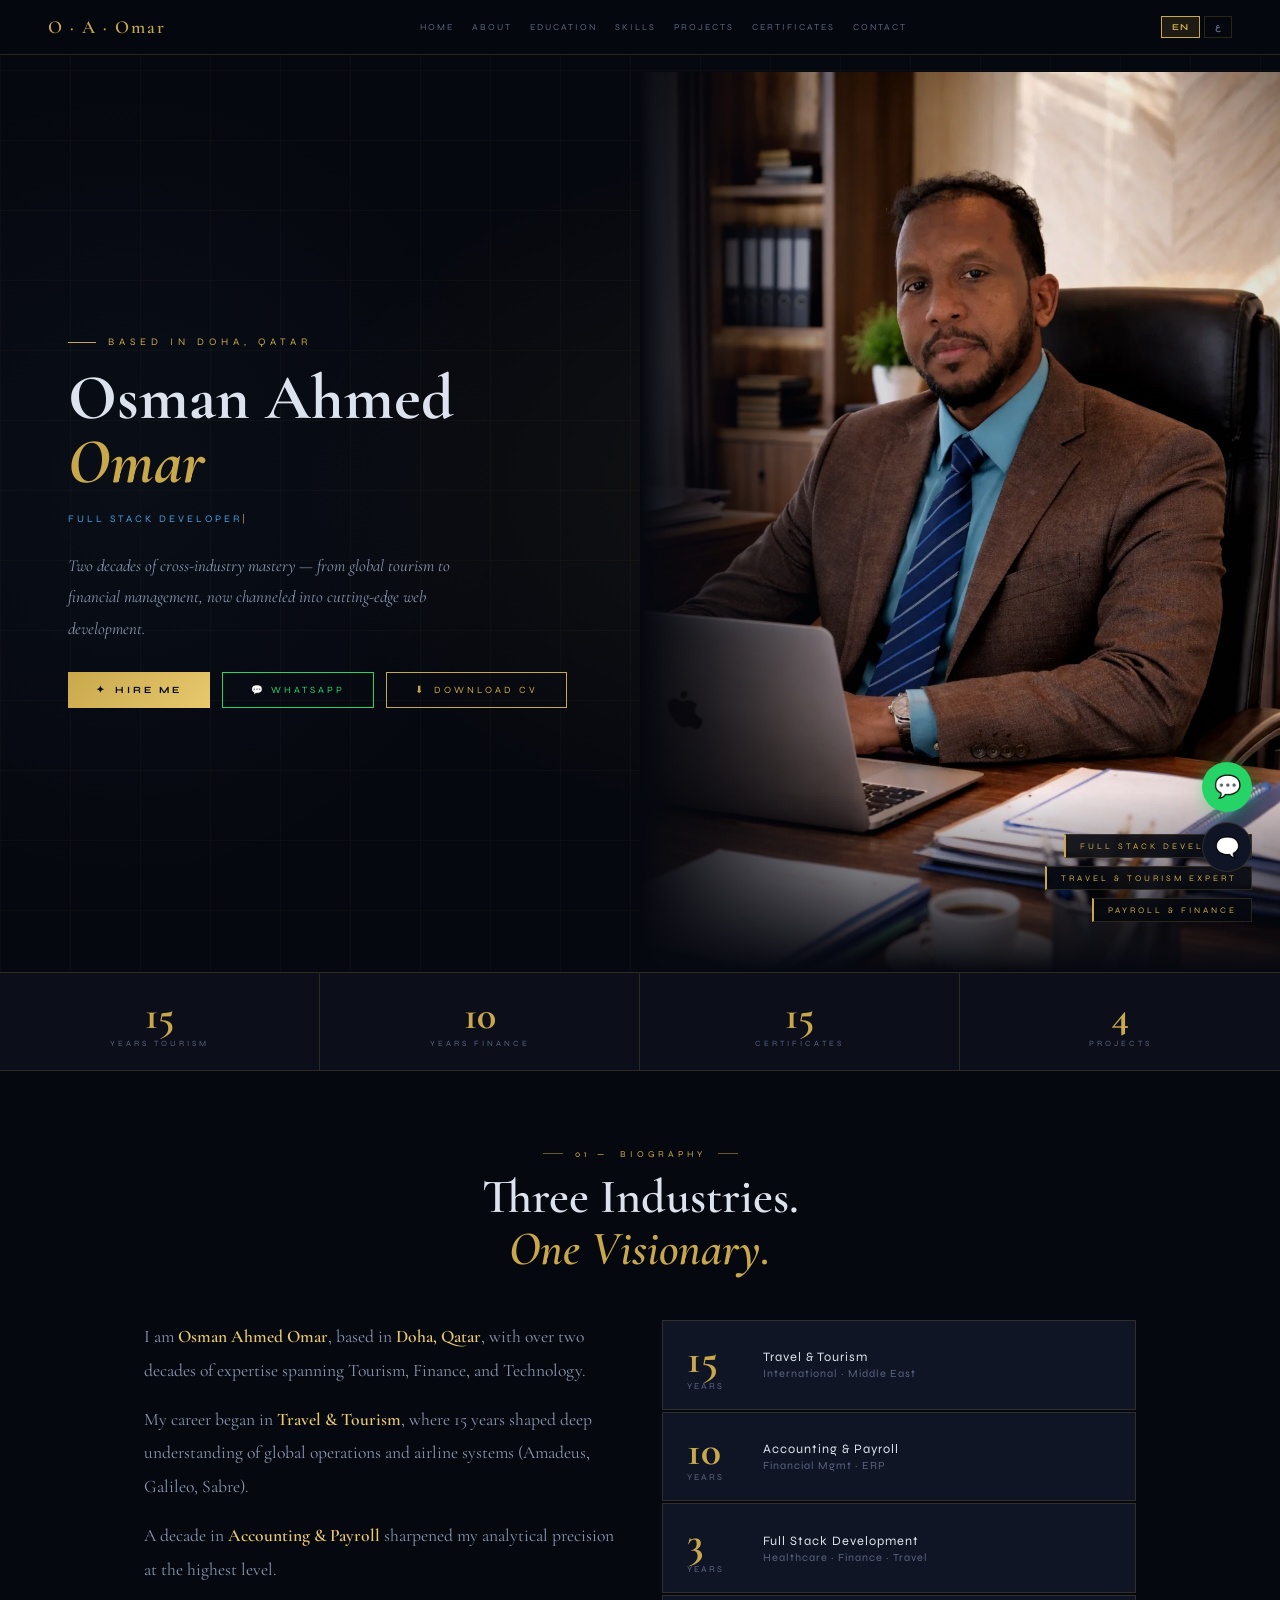
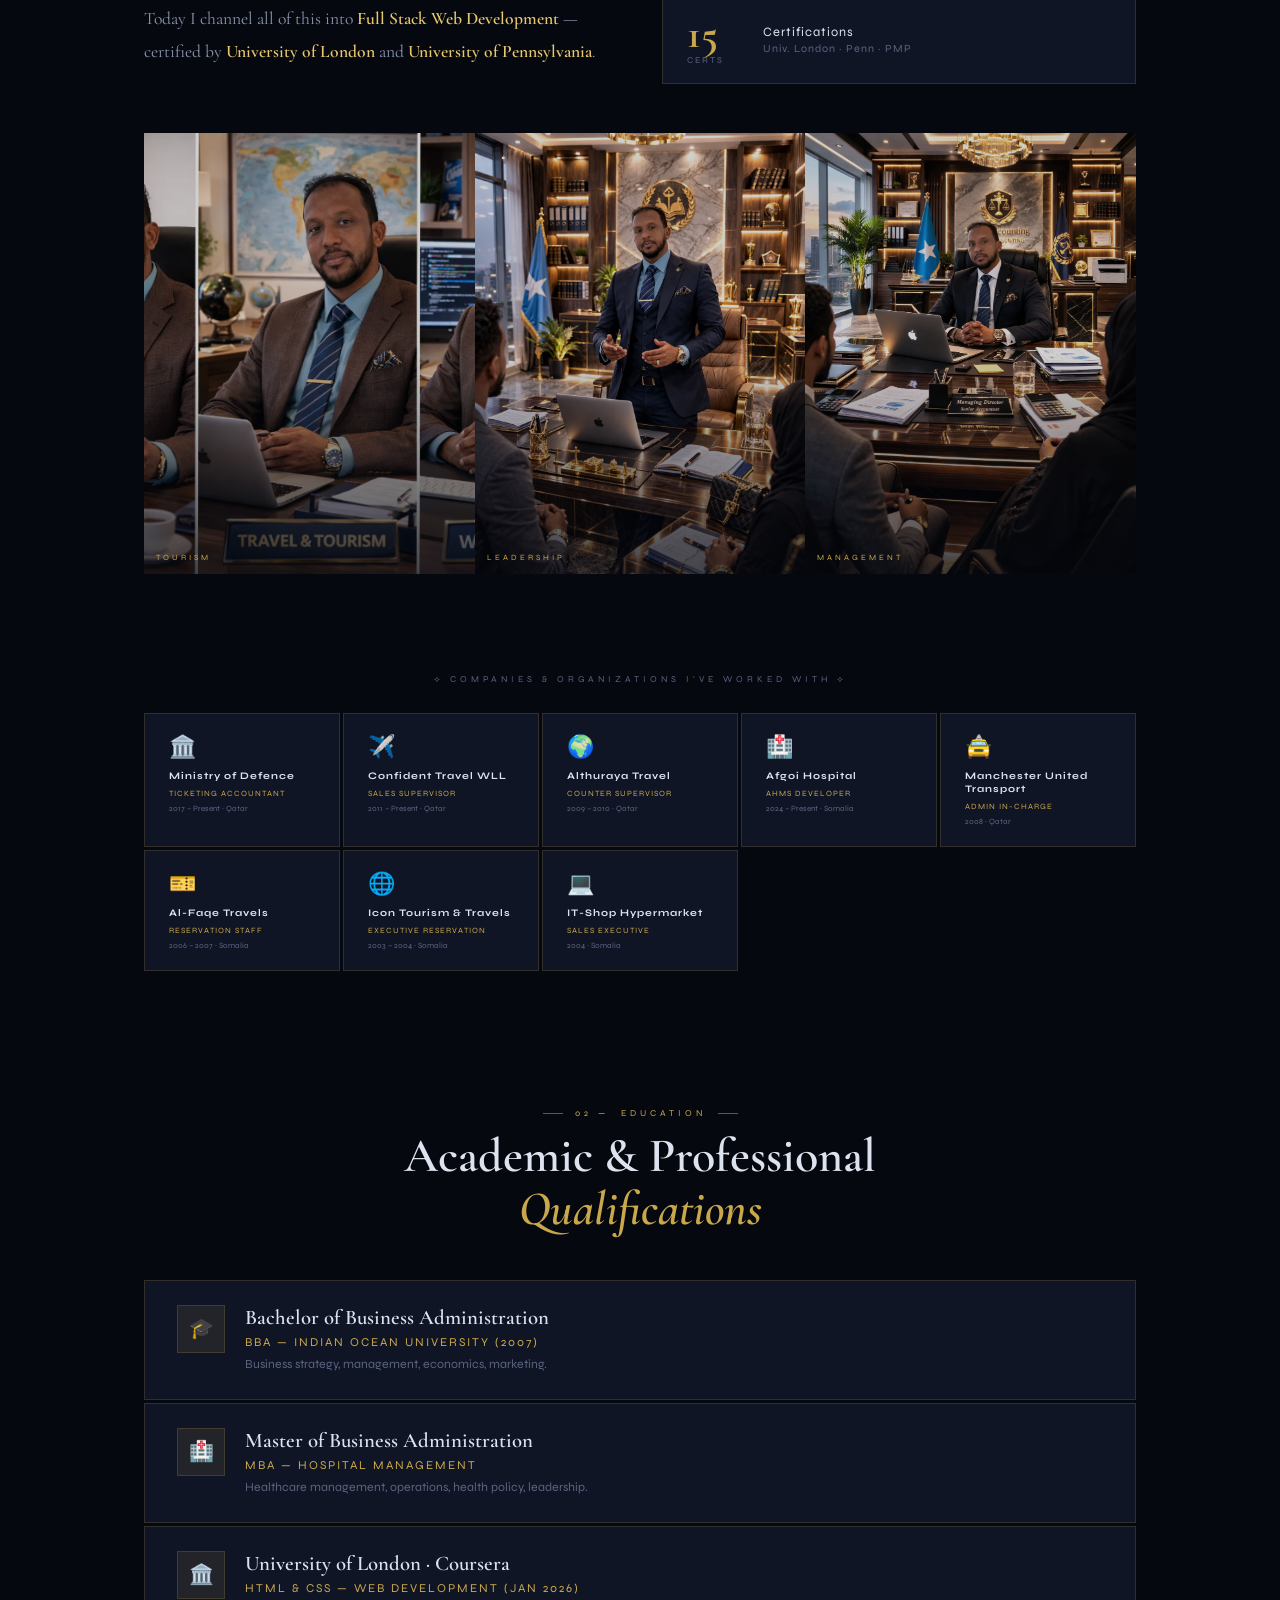
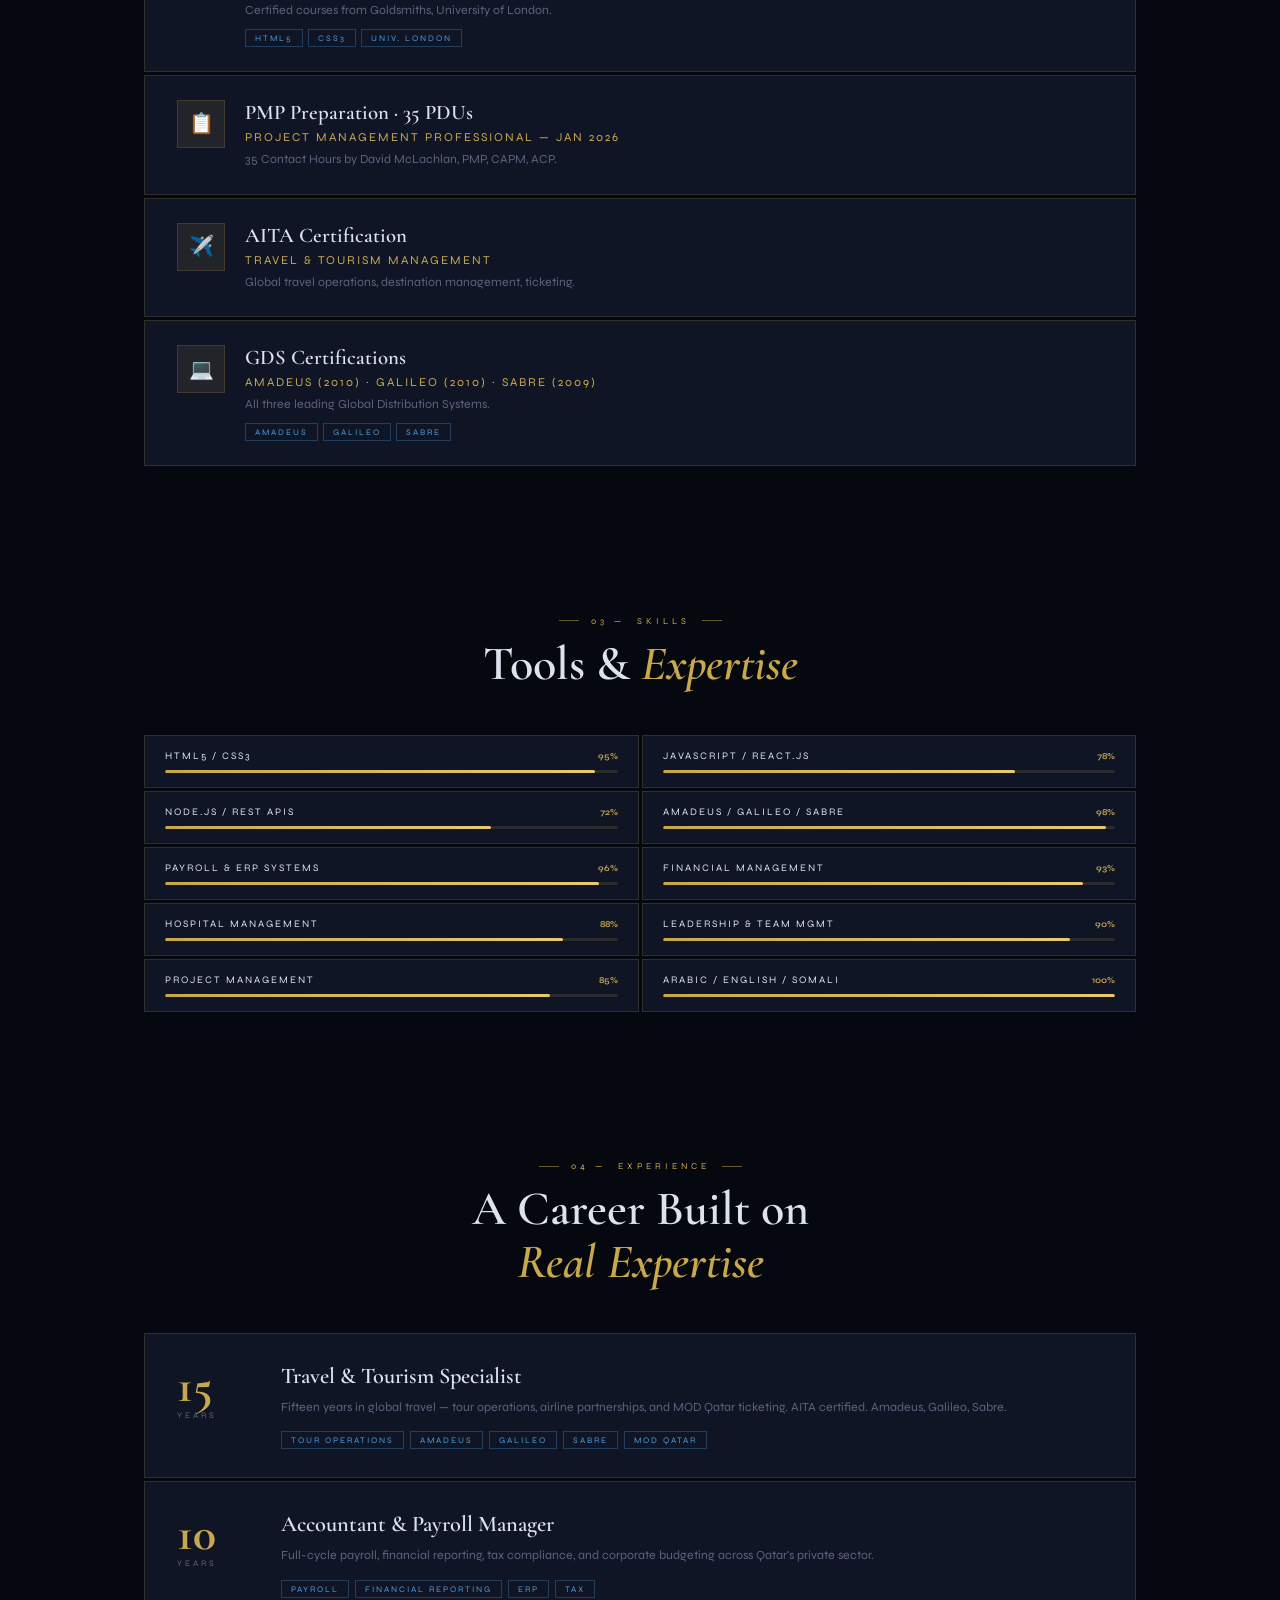
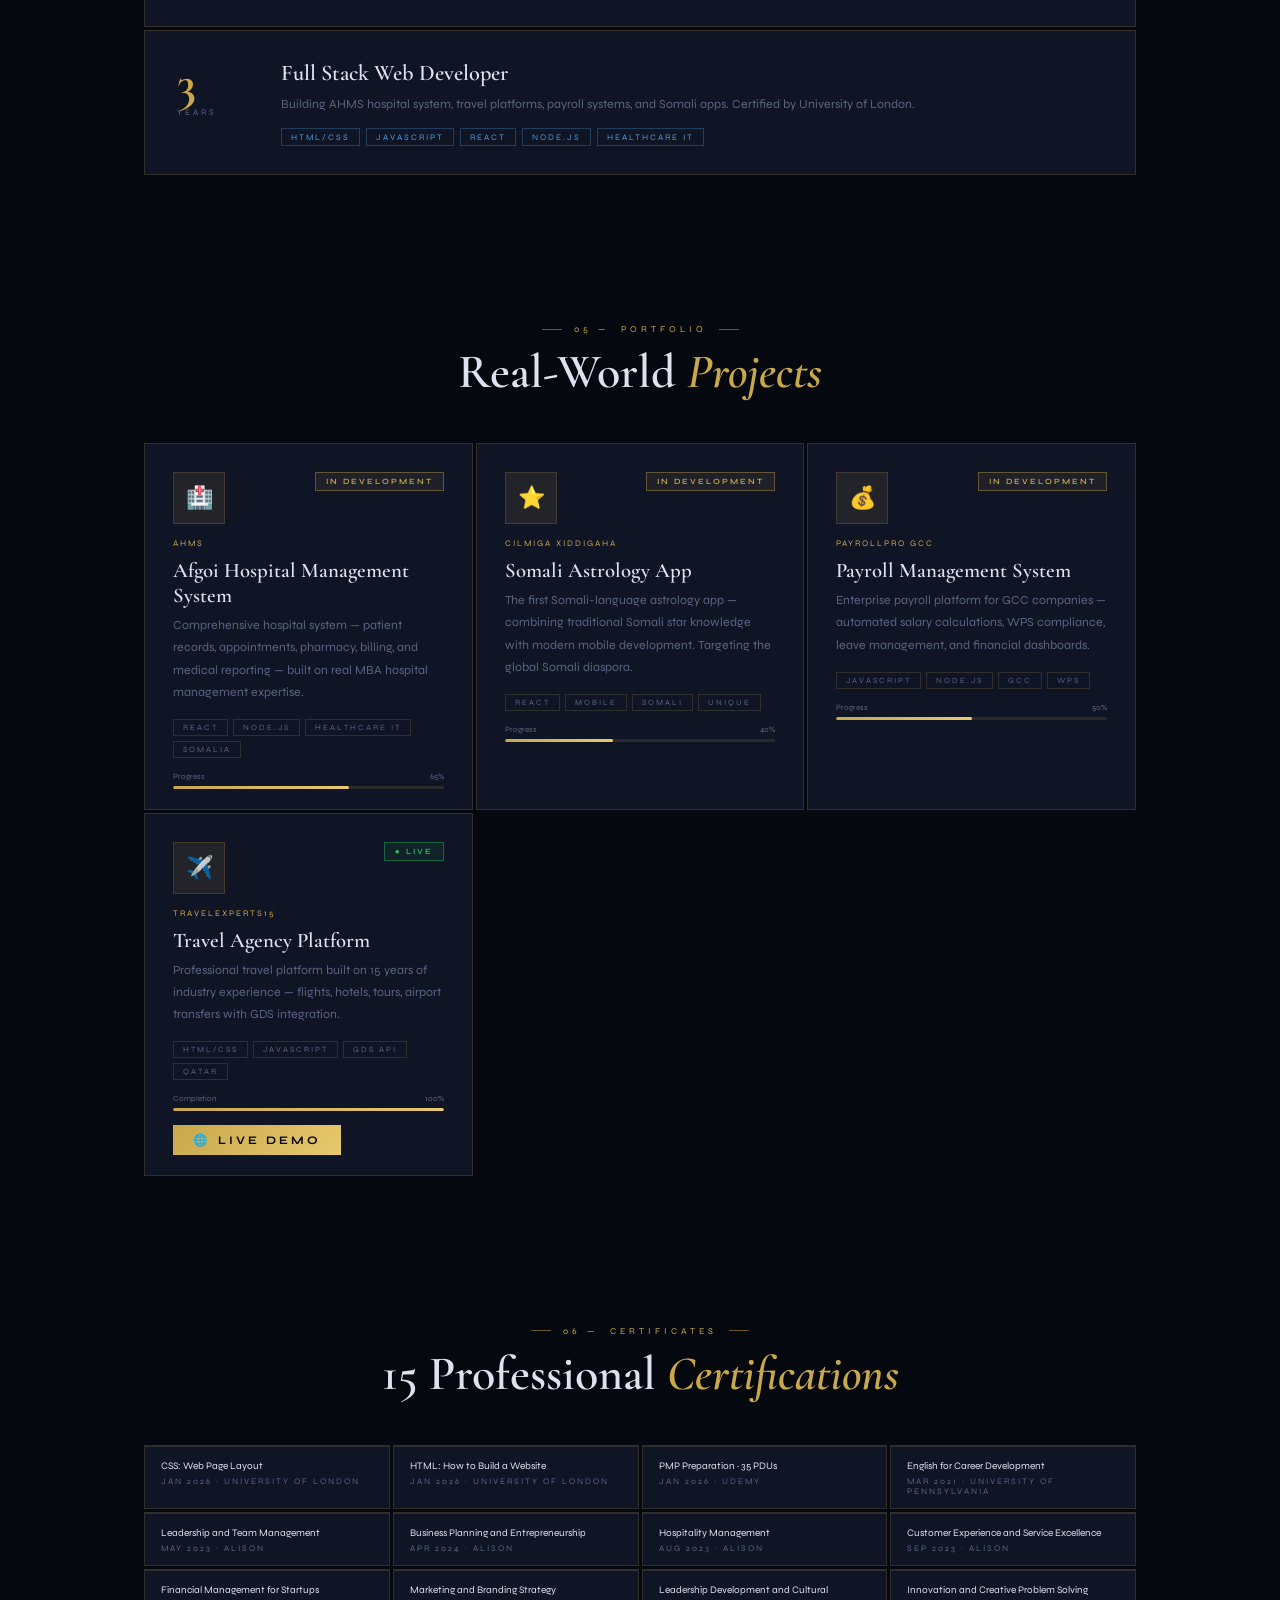
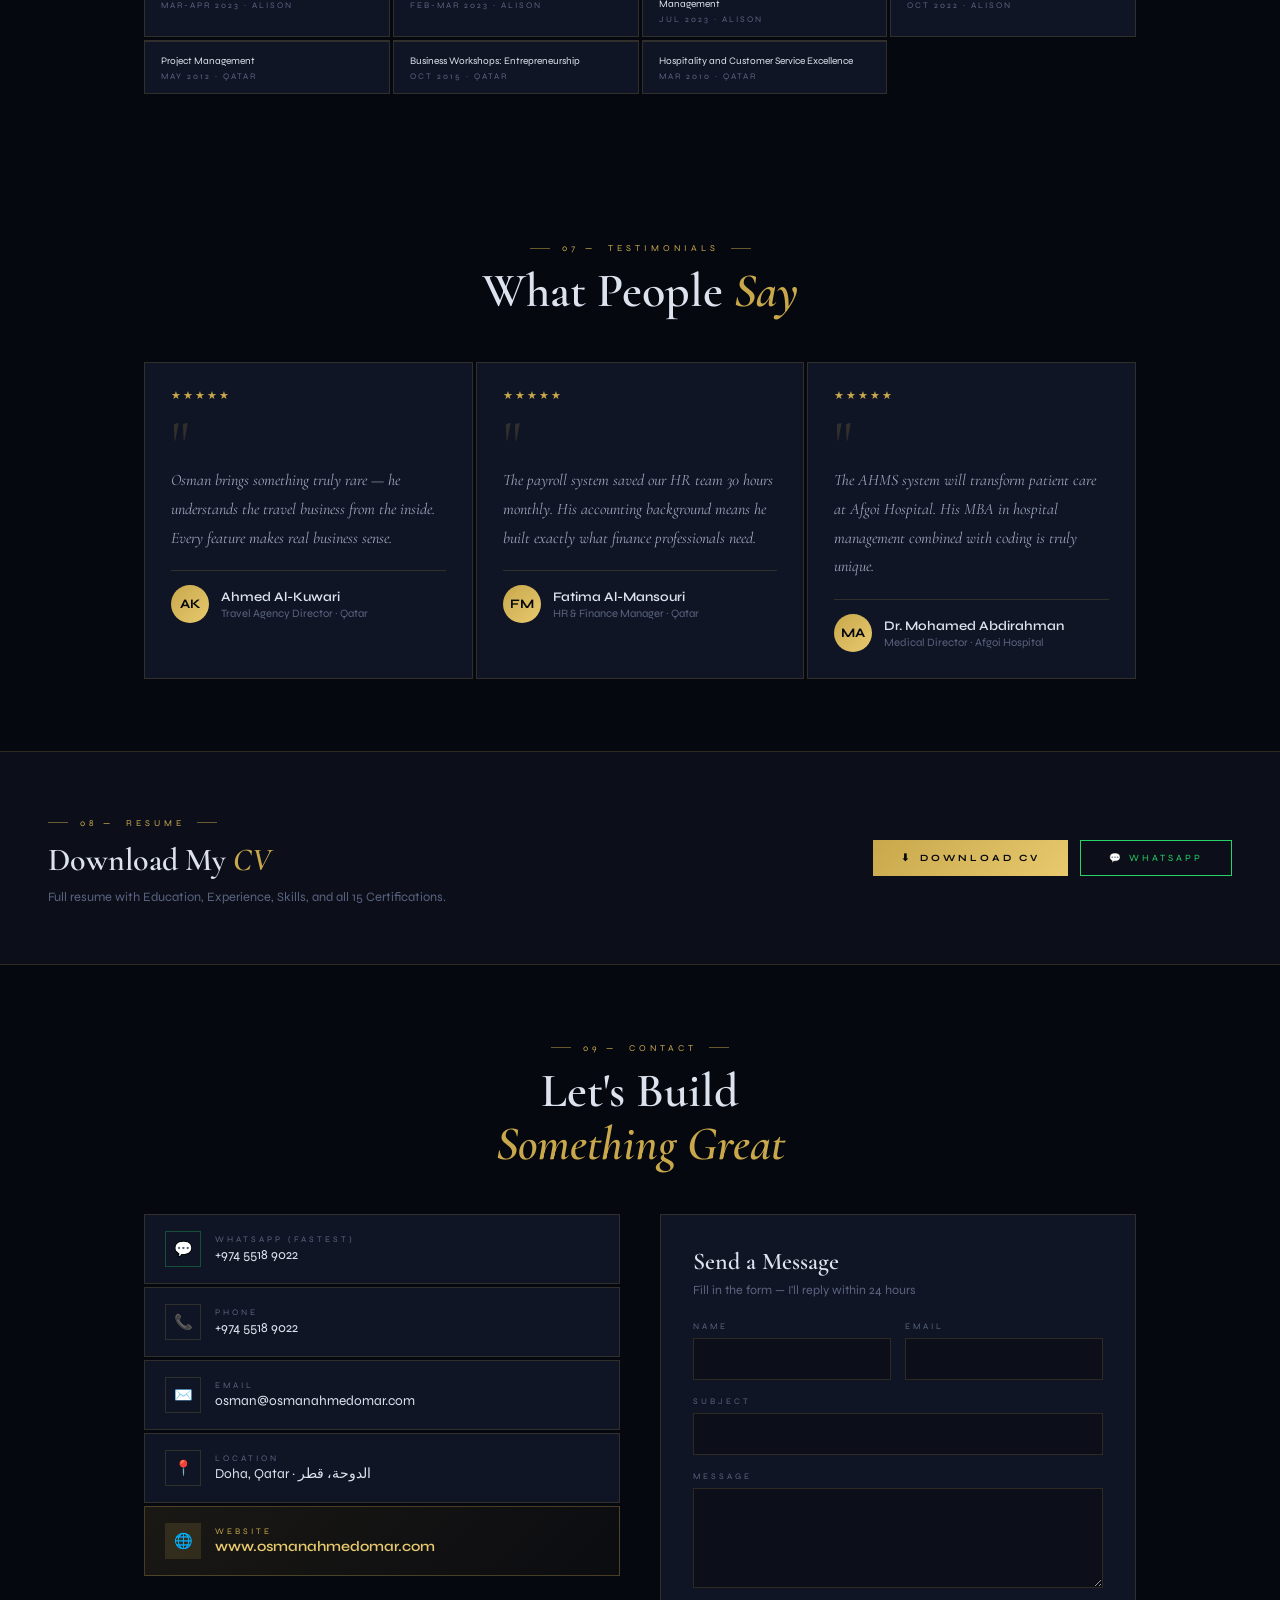
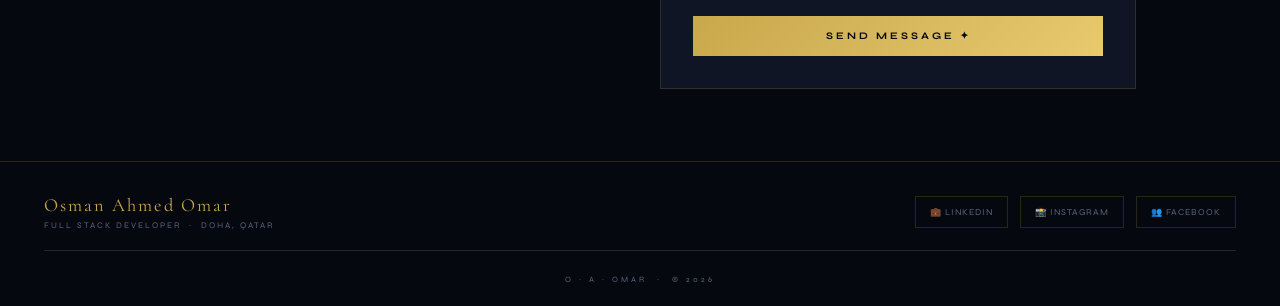
<file: index.html>
<!DOCTYPE html>
<html lang="en" id="htmlRoot">
<head>
<meta charset="UTF-8">
<meta name="viewport" content="width=device-width,initial-scale=1.0">
<title>Osman Ahmed Omar | Full Stack Developer — Doha, Qatar</title>
<meta name="description" content="Osman Ahmed Omar — Full Stack Developer, Travel & Tourism Expert, and Finance Specialist based in Doha, Qatar. 20+ years of cross-industry expertise.">
<meta name="keywords" content="Osman Ahmed Omar, Full Stack Developer, Qatar, Doha, Travel Tourism, Payroll, Hospital Management, AHMS, Web Developer">
<meta name="author" content="Osman Ahmed Omar">
<meta property="og:title" content="Osman Ahmed Omar | Full Stack Developer — Doha, Qatar">
<meta property="og:description" content="Two decades of cross-industry mastery — Tourism, Finance, and cutting-edge Web Development. Based in Doha, Qatar.">
<meta property="og:type" content="website">
<meta property="og:url" content="https://travelexperts15-com.github.io/osman-portfolio/">
<meta property="og:image" content="https://travelexperts15-com.github.io/osman-portfolio/images/profile.webp">
<meta name="twitter:card" content="summary">
<meta name="twitter:title" content="Osman Ahmed Omar | Full Stack Developer">
<meta name="twitter:description" content="Full Stack Developer · Travel Expert · Finance Specialist — Doha, Qatar">
<link rel="icon" href="favicon.svg" type="image/svg+xml">
<link href="https://fonts.googleapis.com/css2?family=Cormorant+Garamond:ital,wght@0,300;0,400;0,600;0,700;1,400&family=Syne:wght@400;600;700;800&family=Tajawal:wght@300;400;500;700&display=swap" rel="stylesheet">
<link rel="stylesheet" href="styles.css">
</head>
<body>

<!-- LOADER -->
<div id="loader"><div class="loader-ring"></div></div>

<!-- SCROLL TO TOP -->
<button id="scrollTop" onclick="window.scrollTo({top:0,behavior:'smooth'})" title="Back to top">▲</button>

<!-- BOTTOM ACTION BUTTONS -->
<div class="bottom-actions">
  <a class="bottom-wa" href="https://wa.me/97455189022" target="_blank" title="WhatsApp">💬</a>
  <button class="bottom-chat" id="chatBubble" onclick="toggleChat()" title="Live Chat">🗨️</button>
</div>

<!-- LIVE CHAT WIDGET -->
<div class="chat-widget" id="chatWidget">
  <div class="chat-head">
    <div class="chat-avatar">👨‍💻</div>
    <div class="chat-name-wrap">
      <div class="chat-name">Osman Ahmed Omar</div>
      <div class="chat-online" id="chatOnlineStatus">
        <span class="en">Online Now</span>
        <span class="ar">متصل الآن</span>
      </div>
    </div>
    <button class="chat-x" onclick="toggleChat()">✕</button>
  </div>
  <div class="chat-quick-wrap" id="chatQuick">
    <button class="chat-qbtn" onclick="quickSend('Hi Osman! 👋')"><span class="en">Say Hi</span><span class="ar">مرحبا</span></button>
    <button class="chat-qbtn" onclick="quickSend('I need a website')"><span class="en">Need Website</span><span class="ar">أحتاج موقع</span></button>
    <button class="chat-qbtn" onclick="quickSend('Tell me about AHMS')"><span class="en">About AHMS</span><span class="ar">عن AHMS</span></button>
    <button class="chat-qbtn" onclick="quickSend('What are your rates?')"><span class="en">Pricing</span><span class="ar">الأسعار</span></button>
  </div>
  <div class="chat-msgs" id="chatMsgs">
    <div class="chat-msg bot">
      <span class="en">👋 Hi! I'm Osman. How can I help you today?</span>
      <span class="ar">👋 مرحباً! أنا عثمان. كيف يمكنني مساعدتك اليوم؟</span>
    </div>
    <div class="chat-msg bot">
      <span class="en">Ask me about my projects, services, or pricing!</span>
      <span class="ar">اسألني عن مشاريعي أو خدماتي أو الأسعار!</span>
    </div>
  </div>
  <div class="chat-inp-wrap">
    <input class="chat-inp" id="chatInp" placeholder="Type a message..." onkeydown="if(event.key==='Enter')sendChat()">
    <button class="chat-send" onclick="sendChat()">➤</button>
  </div>
</div>

<!-- HIRE MODAL -->
<div class="modal-overlay" id="hireModal" onclick="closeHireOutside(event)">
  <div class="modal-box">
    <div class="modal-header">
      <div class="modal-title">
        <span class="en">Let's <em>Work Together</em></span>
        <span class="ar">لنعمل <em>معاً</em></span>
      </div>
      <div class="modal-sub">
        <span class="en">Tell me about your project and I'll reply within 24 hours</span>
        <span class="ar">أخبرني عن مشروعك وسأرد خلال 24 ساعة</span>
      </div>
      <button class="modal-close" onclick="closeHire()">✕</button>
    </div>
    <div class="modal-body">
      <div id="hireForm">
        <div class="form-group">
          <label class="form-label"><span class="en">Your Name</span><span class="ar">اسمك</span></label>
          <input class="form-input" id="hfName" type="text">
        </div>
        <div class="form-group">
          <label class="form-label"><span class="en">Email</span><span class="ar">البريد</span></label>
          <input class="form-input" id="hfEmail" type="email">
        </div>
        <div class="form-group">
          <label class="form-label"><span class="en">Project Type</span><span class="ar">نوع المشروع</span></label>
          <select class="modal-select" id="hfType">
            <option value=""><span class="en">-- Select --</span></option>
            <option>Website / Web App</option>
            <option>Hospital Management System</option>
            <option>Payroll / Finance System</option>
            <option>Travel Platform</option>
            <option>Mobile App</option>
            <option>Consulting</option>
            <option>Other</option>
          </select>
        </div>
        <div class="form-group">
          <label class="form-label"><span class="en">Budget</span><span class="ar">الميزانية</span></label>
          <select class="modal-select" id="hfBudget">
            <option value=""><span class="en">-- Select --</span></option>
            <option>Under $500</option>
            <option>$500 – $2,000</option>
            <option>$2,000 – $5,000</option>
            <option>$5,000 – $10,000</option>
            <option>$10,000+</option>
          </select>
        </div>
        <div class="form-group">
          <label class="form-label"><span class="en">Message</span><span class="ar">الرسالة</span></label>
          <textarea class="form-input form-textarea" id="hfMsg" style="min-height:90px;resize:vertical;"></textarea>
        </div>
        <button class="form-submit" onclick="submitHire()">
          <span class="en">Send Request ✦</span>
          <span class="ar">إرسال الطلب ✦</span>
        </button>
      </div>
      <div class="modal-success" id="hireSuccess">
        <div class="modal-success-icon">🎉</div>
        <div class="modal-success-title"><span class="en">Request Sent!</span><span class="ar">تم الإرسال!</span></div>
        <div class="modal-success-text">
          <span class="en">Thank you! Osman will contact you within 24 hours.</span>
          <span class="ar">شكراً! سيتواصل معك عثمان خلال 24 ساعة.</span>
        </div>
        <br><br>
        <a href="https://wa.me/97455189022" target="_blank" class="btn-green" style="display:inline-flex;justify-content:center;">💬 WhatsApp</a>
      </div>
    </div>
  </div>
</div>


<!-- NAV -->
<nav id="navbar">
  <div class="nav-logo">O · A · Omar</div>
  <div class="nav-links" id="navLinks">
    <a href="#home" onclick="closeNav()"><span class="en">Home</span><span class="ar">الرئيسية</span></a>
    <a href="#about" onclick="closeNav()"><span class="en">About</span><span class="ar">عن</span></a>
    <a href="#education" onclick="closeNav()"><span class="en">Education</span><span class="ar">تعليم</span></a>
    <a href="#skills" onclick="closeNav()"><span class="en">Skills</span><span class="ar">مهارات</span></a>
    <a href="#projects" onclick="closeNav()"><span class="en">Projects</span><span class="ar">مشاريع</span></a>
    <a href="#certificates" onclick="closeNav()"><span class="en">Certificates</span><span class="ar">شهادات</span></a>
    <a href="#contact" onclick="closeNav()"><span class="en">Contact</span><span class="ar">تواصل</span></a>
  </div>
  <div class="nav-lang">
    <button class="lang-btn" id="btnEN" onclick="setLang('en')">EN</button>
    <button class="lang-btn" id="btnAR" onclick="setLang('ar')">ع</button>
  </div>
  <button class="nav-hamburger" id="navHamburger" onclick="toggleNav()" aria-label="Menu">
    <span></span><span></span><span></span>
  </button>
</nav>

<!-- HERO -->
<section class="hero" id="home">
  <div class="hero-bg"></div>
  <div class="hero-left">
    <div class="hero-eyebrow"><span class="en">Based in Doha, Qatar</span><span class="ar">الدوحة، قطر</span></div>
    <h1 class="hero-name">Osman Ahmed<span>Omar</span></h1>
    <div class="hero-title">
      <span id="typewriter"></span><span class="typewriter-cursor">|</span>
    </div>
    <p class="hero-bio">
      <span class="en">Two decades of cross-industry mastery — from global tourism to financial management, now channeled into cutting-edge web development.</span>
      <span class="ar">عقدان من الخبرة المتعددة — من السياحة الدولية إلى الإدارة المالية، والآن في تطوير الويب الحديث.</span>
    </p>
    <div class="hero-cta">
      <button class="btn-gold" onclick="openHire()">✦ <span class="en">Hire Me</span><span class="ar">وظفني</span></button>
      <a href="https://wa.me/97455189022" target="_blank" class="btn-green">💬 WhatsApp</a>
      <a href="#cv-download" class="btn-ghost">⬇ <span class="en">Download CV</span><span class="ar">تحميل السيرة</span></a>
    </div>
  </div>
  <div class="hero-right">
    <img src="images/profile.webp" alt="Osman Ahmed Omar">
    <div class="photo-badges">
      <div class="photo-badge"><span class="en">Full Stack Developer</span><span class="ar">مطور ويب متكامل</span></div>
      <div class="photo-badge"><span class="en">Travel &amp; Tourism Expert</span><span class="ar">خبير سياحة وسفر</span></div>
      <div class="photo-badge"><span class="en">Payroll &amp; Finance</span><span class="ar">متخصص مالي</span></div>
    </div>
  </div>
</section>

<!-- COUNTER -->
<div class="counter-strip">
  <div class="counter-cell"><span class="counter-num" data-target="15">0</span><div class="counter-label"><span class="en">Years Tourism</span><span class="ar">سنة سياحة</span></div></div>
  <div class="counter-cell"><span class="counter-num" data-target="10">0</span><div class="counter-label"><span class="en">Years Finance</span><span class="ar">سنة مالية</span></div></div>
  <div class="counter-cell"><span class="counter-num" data-target="15">0</span><div class="counter-label"><span class="en">Certificates</span><span class="ar">شهادة</span></div></div>
  <div class="counter-cell"><span class="counter-num" data-target="4">0</span><div class="counter-label"><span class="en">Projects</span><span class="ar">مشروع</span></div></div>
</div>

<!-- ABOUT -->
<section class="section" id="about">
  <div class="container">
    <div class="section-header reveal">
      <div class="section-tag">01 — <span class="en">Biography</span><span class="ar">السيرة</span></div>
      <h2 class="section-title"><span class="en">Three Industries.<br><em>One Visionary.</em></span><span class="ar">ثلاثة قطاعات.<br><em>رؤية واحدة.</em></span></h2>
    </div>
    <div class="bio-grid">
      <div class="bio-text reveal d1">
        <p><span class="en">I am <strong>Osman Ahmed Omar</strong>, based in <strong>Doha, Qatar</strong>, with over two decades of expertise spanning Tourism, Finance, and Technology.</span><span class="ar">أنا <strong>عثمان أحمد عمر</strong>، مقيم في <strong>الدوحة، قطر</strong>، مع أكثر من عقدين من الخبرة في السياحة والمالية والتكنولوجيا.</span></p>
        <p><span class="en">My career began in <strong>Travel &amp; Tourism</strong>, where 15 years shaped deep understanding of global operations and airline systems (Amadeus, Galileo, Sabre).</span><span class="ar">بدأت مسيرتي في <strong>السياحة والسفر</strong>، حيث شكّلت 15 عاماً فهماً عميقاً للعمليات العالمية وأنظمة الطيران (أماديوس، جاليليو، سابر).</span></p>
        <p><span class="en">A decade in <strong>Accounting &amp; Payroll</strong> sharpened my analytical precision at the highest level.</span><span class="ar">عشر سنوات في <strong>المحاسبة وإدارة الرواتب</strong> صقلت دقتي التحليلية على أعلى مستوى.</span></p>
        <p><span class="en">Today I channel all of this into <strong>Full Stack Web Development</strong> — certified by <strong>University of London</strong> and <strong>University of Pennsylvania</strong>.</span><span class="ar">اليوم أوظف كل هذا في <strong>تطوير الويب الشامل</strong> — معتمد من <strong>جامعة لندن</strong> و<strong>جامعة بنسلفانيا</strong>.</span></p>
      </div>
      <div class="bio-stats reveal d2">
        <div class="stat-card"><div><div class="stat-num">15</div><div class="stat-yrs"><span class="en">Years</span><span class="ar">سنة</span></div></div><div><div class="stat-title"><span class="en">Travel &amp; Tourism</span><span class="ar">السياحة والسفر</span></div><div class="stat-sub">International · Middle East</div></div></div>
        <div class="stat-card"><div><div class="stat-num">10</div><div class="stat-yrs"><span class="en">Years</span><span class="ar">سنة</span></div></div><div><div class="stat-title"><span class="en">Accounting &amp; Payroll</span><span class="ar">المحاسبة والرواتب</span></div><div class="stat-sub">Financial Mgmt · ERP</div></div></div>
        <div class="stat-card"><div><div class="stat-num">3</div><div class="stat-yrs"><span class="en">Years</span><span class="ar">سنة</span></div></div><div><div class="stat-title"><span class="en">Full Stack Development</span><span class="ar">تطوير الويب</span></div><div class="stat-sub">Healthcare · Finance · Travel</div></div></div>
        <div class="stat-card"><div><div class="stat-num">15</div><div class="stat-yrs"><span class="en">Certs</span><span class="ar">شهادة</span></div></div><div><div class="stat-title"><span class="en">Certifications</span><span class="ar">الشهادات المهنية</span></div><div class="stat-sub">Univ. London · Penn · PMP</div></div></div>
      </div>
    </div>
    <div class="gallery-grid reveal">
      <div class="gallery-item"><img src="images/img-003.webp" alt="Osman Ahmed Omar — Travel & Tourism" style="object-position:50% top;"><div class="gallery-caption"><span class="en">Tourism</span><span class="ar">سياحة</span></div></div>
      <div class="gallery-item"><img src="images/img-004.webp" alt="Osman Ahmed Omar — Leadership" style="object-position:center 20%;"><div class="gallery-caption"><span class="en">Leadership</span><span class="ar">قيادة</span></div></div>
      <div class="gallery-item"><img src="images/img-005.webp" alt="Osman Ahmed Omar — Management" style="object-position:center 15%;"><div class="gallery-caption"><span class="en">Management</span><span class="ar">إدارة</span></div></div>
    </div>
  </div>
</section>

<!-- COMPANIES -->
<section class="section">
  <div class="container">
    <div class="companies-section">
      <div class="companies-label"><span class="en">⟡ Companies & Organizations I've Worked With ⟡</span><span class="ar">⟡ الشركات والمؤسسات التي عملت معها ⟡</span></div>
      <div class="companies-grid">
        <div class="company-card"><div class="company-icon">🏛️</div><div class="company-name">Ministry of Defence</div><div class="company-role"><span class="en">Ticketing Accountant</span><span class="ar">محاسب تذاكر</span></div><div class="company-years">2017 – Present · Qatar</div></div>
        <div class="company-card"><div class="company-icon">✈️</div><div class="company-name">Confident Travel WLL</div><div class="company-role"><span class="en">Sales Supervisor</span><span class="ar">مشرف مبيعات</span></div><div class="company-years">2011 – Present · Qatar</div></div>
        <div class="company-card"><div class="company-icon">🌍</div><div class="company-name">Althuraya Travel</div><div class="company-role"><span class="en">Counter Supervisor</span><span class="ar">مشرف كاونتر</span></div><div class="company-years">2009 – 2010 · Qatar</div></div>
        <div class="company-card"><div class="company-icon">🏥</div><div class="company-name">Afgoi Hospital</div><div class="company-role"><span class="en">AHMS Developer</span><span class="ar">مطور نظام المستشفى</span></div><div class="company-years">2024 – Present · Somalia</div></div>
        <div class="company-card"><div class="company-icon">🚖</div><div class="company-name">Manchester United Transport</div><div class="company-role"><span class="en">Admin In-Charge</span><span class="ar">مسؤول إداري</span></div><div class="company-years">2008 · Qatar</div></div>
        <div class="company-card"><div class="company-icon">🎫</div><div class="company-name">Al-Faqe Travels</div><div class="company-role"><span class="en">Reservation Staff</span><span class="ar">موظف حجوزات</span></div><div class="company-years">2006 – 2007 · Somalia</div></div>
        <div class="company-card"><div class="company-icon">🌐</div><div class="company-name">Icon Tourism & Travels</div><div class="company-role"><span class="en">Executive Reservation</span><span class="ar">تنفيذي حجوزات</span></div><div class="company-years">2003 – 2004 · Somalia</div></div>
        <div class="company-card"><div class="company-icon">💻</div><div class="company-name">IT-Shop Hypermarket</div><div class="company-role"><span class="en">Sales Executive</span><span class="ar">مندوب مبيعات</span></div><div class="company-years">2004 · Somalia</div></div>
      </div>
    </div>
  </div>
</section>

<!-- EDUCATION -->
<section class="section" id="education">
  <div class="container">
    <div class="section-header reveal">
      <div class="section-tag">02 — <span class="en">Education</span><span class="ar">التعليم</span></div>
      <h2 class="section-title"><span class="en">Academic & Professional<br><em>Qualifications</em></span><span class="ar">المؤهلات الأكاديمية<br><em>والمهنية</em></span></h2>
    </div>
    <div class="edu-grid">
      <div class="edu-card reveal d1"><div class="edu-icon">🎓</div><div><div class="edu-degree"><span class="en">Bachelor of Business Administration</span><span class="ar">بكالوريوس إدارة الأعمال</span></div><div class="edu-field">BBA — Indian Ocean University (2007)</div><div class="edu-desc"><span class="en">Business strategy, management, economics, marketing.</span><span class="ar">استراتيجية الأعمال والإدارة والاقتصاد والتسويق.</span></div></div></div>
      <div class="edu-card reveal d2"><div class="edu-icon">🏥</div><div><div class="edu-degree"><span class="en">Master of Business Administration</span><span class="ar">ماجستير إدارة المستشفيات</span></div><div class="edu-field">MBA — Hospital Management</div><div class="edu-desc"><span class="en">Healthcare management, operations, health policy, leadership.</span><span class="ar">إدارة الرعاية الصحية والعمليات والسياسة الصحية.</span></div></div></div>
      <div class="edu-card reveal d1"><div class="edu-icon">🏛️</div><div><div class="edu-degree"><span class="en">University of London · Coursera</span><span class="ar">جامعة لندن · كورسيرا</span></div><div class="edu-field">HTML & CSS — Web Development (Jan 2026)</div><div class="edu-desc"><span class="en">Certified courses from Goldsmiths, University of London.</span><span class="ar">دورات معتمدة من جامعة لندن (غولدسميث).</span></div><div class="edu-tags"><span class="edu-tag">HTML5</span><span class="edu-tag">CSS3</span><span class="edu-tag">Univ. London</span></div></div></div>
      <div class="edu-card reveal d2"><div class="edu-icon">📋</div><div><div class="edu-degree"><span class="en">PMP Preparation · 35 PDUs</span><span class="ar">تحضير PMP · 35 ساعة</span></div><div class="edu-field">Project Management Professional — Jan 2026</div><div class="edu-desc"><span class="en">35 Contact Hours by David McLachlan, PMP, CAPM, ACP.</span><span class="ar">35 ساعة تدريبية بواسطة David McLachlan PMP.</span></div></div></div>
      <div class="edu-card reveal d1"><div class="edu-icon">✈️</div><div><div class="edu-degree"><span class="en">AITA Certification</span><span class="ar">شهادة AITA</span></div><div class="edu-field">Travel & Tourism Management</div><div class="edu-desc"><span class="en">Global travel operations, destination management, ticketing.</span><span class="ar">عمليات السفر الدولية وإدارة الوجهات والتذاكر.</span></div></div></div>
      <div class="edu-card reveal d2"><div class="edu-icon">💻</div><div><div class="edu-degree"><span class="en">GDS Certifications</span><span class="ar">شهادات أنظمة GDS</span></div><div class="edu-field">Amadeus (2010) · Galileo (2010) · Sabre (2009)</div><div class="edu-desc"><span class="en">All three leading Global Distribution Systems.</span><span class="ar">أنظمة التوزيع العالمية الثلاثة الرائدة.</span></div><div class="edu-tags"><span class="edu-tag">Amadeus</span><span class="edu-tag">Galileo</span><span class="edu-tag">Sabre</span></div></div></div>
    </div>
  </div>
</section>

<!-- SKILLS -->
<section class="section skills-section" id="skills">
  <div class="container">
    <div class="section-header reveal">
      <div class="section-tag">03 — <span class="en">Skills</span><span class="ar">المهارات</span></div>
      <h2 class="section-title"><span class="en">Tools & <em>Expertise</em></span><span class="ar">الأدوات و<em>الخبرات</em></span></h2>
    </div>
    <div class="skills-bars" id="skillsBars">
      <div class="skill-bar-item"><div class="skill-bar-header"><span class="skill-bar-name">HTML5 / CSS3</span><span class="skill-bar-pct">95%</span></div><div class="skill-bar-track"><div class="skill-bar-fill" data-width="95"></div></div></div>
      <div class="skill-bar-item"><div class="skill-bar-header"><span class="skill-bar-name">JavaScript / React.js</span><span class="skill-bar-pct">78%</span></div><div class="skill-bar-track"><div class="skill-bar-fill" data-width="78"></div></div></div>
      <div class="skill-bar-item"><div class="skill-bar-header"><span class="skill-bar-name">Node.js / REST APIs</span><span class="skill-bar-pct">72%</span></div><div class="skill-bar-track"><div class="skill-bar-fill" data-width="72"></div></div></div>
      <div class="skill-bar-item"><div class="skill-bar-header"><span class="skill-bar-name">Amadeus / Galileo / Sabre</span><span class="skill-bar-pct">98%</span></div><div class="skill-bar-track"><div class="skill-bar-fill" data-width="98"></div></div></div>
      <div class="skill-bar-item"><div class="skill-bar-header"><span class="skill-bar-name">Payroll & ERP Systems</span><span class="skill-bar-pct">96%</span></div><div class="skill-bar-track"><div class="skill-bar-fill" data-width="96"></div></div></div>
      <div class="skill-bar-item"><div class="skill-bar-header"><span class="skill-bar-name">Financial Management</span><span class="skill-bar-pct">93%</span></div><div class="skill-bar-track"><div class="skill-bar-fill" data-width="93"></div></div></div>
      <div class="skill-bar-item"><div class="skill-bar-header"><span class="skill-bar-name">Hospital Management</span><span class="skill-bar-pct">88%</span></div><div class="skill-bar-track"><div class="skill-bar-fill" data-width="88"></div></div></div>
      <div class="skill-bar-item"><div class="skill-bar-header"><span class="skill-bar-name">Leadership & Team Mgmt</span><span class="skill-bar-pct">90%</span></div><div class="skill-bar-track"><div class="skill-bar-fill" data-width="90"></div></div></div>
      <div class="skill-bar-item"><div class="skill-bar-header"><span class="skill-bar-name">Project Management</span><span class="skill-bar-pct">85%</span></div><div class="skill-bar-track"><div class="skill-bar-fill" data-width="85"></div></div></div>
      <div class="skill-bar-item"><div class="skill-bar-header"><span class="skill-bar-name">Arabic / English / Somali</span><span class="skill-bar-pct">100%</span></div><div class="skill-bar-track"><div class="skill-bar-fill" data-width="100"></div></div></div>
    </div>
  </div>
</section>

<!-- EXPERIENCE -->
<section class="section" id="experience">
  <div class="container">
    <div class="section-header reveal">
      <div class="section-tag">04 — <span class="en">Experience</span><span class="ar">الخبرة</span></div>
      <h2 class="section-title"><span class="en">A Career Built on<br><em>Real Expertise</em></span><span class="ar">مسيرة مبنية على<br><em>خبرة حقيقية</em></span></h2>
    </div>
    <div class="exp-grid">
      <div class="exp-card reveal d1"><div><div class="exp-years">15</div><div class="exp-yrs-label"><span class="en">Years</span><span class="ar">سنة</span></div></div><div><div class="exp-title"><span class="en">Travel & Tourism Specialist</span><span class="ar">متخصص سياحة وسفر</span></div><div class="exp-desc"><span class="en">Fifteen years in global travel — tour operations, airline partnerships, and MOD Qatar ticketing. AITA certified. Amadeus, Galileo, Sabre.</span><span class="ar">خمسة عشر عاماً في السياحة العالمية — عمليات السفر، وزارة الدفاع قطر. معتمد AITA. أماديوس وجاليليو وسابر.</span></div><div class="exp-tags"><span class="exp-tag">Tour Operations</span><span class="exp-tag">Amadeus</span><span class="exp-tag">Galileo</span><span class="exp-tag">Sabre</span><span class="exp-tag">MOD Qatar</span></div></div></div>
      <div class="exp-card reveal d2"><div><div class="exp-years">10</div><div class="exp-yrs-label"><span class="en">Years</span><span class="ar">سنة</span></div></div><div><div class="exp-title"><span class="en">Accountant & Payroll Manager</span><span class="ar">محاسب ومدير رواتب</span></div><div class="exp-desc"><span class="en">Full-cycle payroll, financial reporting, tax compliance, and corporate budgeting across Qatar's private sector.</span><span class="ar">رواتب كاملة، تقارير مالية، امتثال ضريبي وميزانيات الشركات في القطاع الخاص في قطر.</span></div><div class="exp-tags"><span class="exp-tag">Payroll</span><span class="exp-tag">Financial Reporting</span><span class="exp-tag">ERP</span><span class="exp-tag">Tax</span></div></div></div>
      <div class="exp-card reveal d3"><div><div class="exp-years">3</div><div class="exp-yrs-label"><span class="en">Years</span><span class="ar">سنة</span></div></div><div><div class="exp-title"><span class="en">Full Stack Web Developer</span><span class="ar">مطور ويب متكامل</span></div><div class="exp-desc"><span class="en">Building AHMS hospital system, travel platforms, payroll systems, and Somali apps. Certified by University of London.</span><span class="ar">بناء نظام AHMS للمستشفيات، منصات السفر، أنظمة الرواتب. معتمد من جامعة لندن.</span></div><div class="exp-tags"><span class="exp-tag">HTML/CSS</span><span class="exp-tag">JavaScript</span><span class="exp-tag">React</span><span class="exp-tag">Node.js</span><span class="exp-tag">Healthcare IT</span></div></div></div>
    </div>
  </div>
</section>

<!-- PROJECTS -->
<section class="section" id="projects">
  <div class="container">
    <div class="section-header reveal">
      <div class="section-tag">05 — <span class="en">Portfolio</span><span class="ar">المشاريع</span></div>
      <h2 class="section-title"><span class="en">Real-World <em>Projects</em></span><span class="ar">مشاريع <em>حقيقية</em></span></h2>
    </div>
    <div class="projects-grid">
      <div class="project-card reveal d1">
        <div class="project-top">
          <div class="project-header"><div class="project-icon-wrap">🏥</div><span class="proj-badge b-dev"><span class="en">In Development</span><span class="ar">قيد التطوير</span></span></div>
          <div class="project-sub">AHMS</div>
          <div class="project-title"><span class="en">Afgoi Hospital Management System</span><span class="ar">نظام إدارة مستشفى أفغوي</span></div>
          <div class="project-desc"><span class="en">Comprehensive hospital system — patient records, appointments, pharmacy, billing, and medical reporting — built on real MBA hospital management expertise.</span><span class="ar">نظام مستشفى شامل — سجلات المرضى، المواعيد، الصيدلية، الفواتير، والتقارير الطبية — مبني على خبرة حقيقية في إدارة المستشفيات.</span></div>
        </div>
        <div class="project-bottom">
          <div class="project-tags"><span class="project-tag">React</span><span class="project-tag">Node.js</span><span class="project-tag">Healthcare IT</span><span class="project-tag">Somalia</span></div>
          <div class="prog-wrap"><div class="prog-label"><span class="en">Progress</span><span class="ar">التقدم</span><span>65%</span></div><div class="prog-track"><div class="prog-fill" data-width="65"></div></div></div>
        </div>
      </div>
      <div class="project-card reveal d2">
        <div class="project-top">
          <div class="project-header"><div class="project-icon-wrap">⭐</div><span class="proj-badge b-dev"><span class="en">In Development</span><span class="ar">قيد التطوير</span></span></div>
          <div class="project-sub">Cilmiga Xiddigaha</div>
          <div class="project-title"><span class="en">Somali Astrology App</span><span class="ar">تطبيق علم النجوم الصومالي</span></div>
          <div class="project-desc"><span class="en">The first Somali-language astrology app — combining traditional Somali star knowledge with modern mobile development. Targeting the global Somali diaspora.</span><span class="ar">أول تطبيق فلك باللغة الصومالية — يجمع بين علم النجوم الصومالي التقليدي والتطوير الحديث للمغتربين الصوماليين.</span></div>
        </div>
        <div class="project-bottom">
          <div class="project-tags"><span class="project-tag">React</span><span class="project-tag">Mobile</span><span class="project-tag">Somali</span><span class="project-tag">Unique</span></div>
          <div class="prog-wrap"><div class="prog-label"><span class="en">Progress</span><span class="ar">التقدم</span><span>40%</span></div><div class="prog-track"><div class="prog-fill" data-width="40"></div></div></div>
        </div>
      </div>
      <div class="project-card reveal d3">
        <div class="project-top">
          <div class="project-header"><div class="project-icon-wrap">💰</div><span class="proj-badge b-dev"><span class="en">In Development</span><span class="ar">قيد التطوير</span></span></div>
          <div class="project-sub">PayrollPro GCC</div>
          <div class="project-title"><span class="en">Payroll Management System</span><span class="ar">نظام إدارة الرواتب</span></div>
          <div class="project-desc"><span class="en">Enterprise payroll platform for GCC companies — automated salary calculations, WPS compliance, leave management, and financial dashboards.</span><span class="ar">منصة رواتب مؤسسية لشركات الخليج — حسابات تلقائية، امتثال WPS، إدارة الإجازات ولوحات البيانات المالية.</span></div>
        </div>
        <div class="project-bottom">
          <div class="project-tags"><span class="project-tag">JavaScript</span><span class="project-tag">Node.js</span><span class="project-tag">GCC</span><span class="project-tag">WPS</span></div>
          <div class="prog-wrap"><div class="prog-label"><span class="en">Progress</span><span class="ar">التقدم</span><span>50%</span></div><div class="prog-track"><div class="prog-fill" data-width="50"></div></div></div>
        </div>
      </div>
      <div class="project-card reveal d1">
        <div class="project-top">
          <div class="project-header"><div class="project-icon-wrap">✈️</div><span class="proj-badge b-live"><span class="en">● Live</span><span class="ar">● مباشر</span></span></div>
          <div class="project-sub">TravelExperts15</div>
          <div class="project-title"><span class="en">Travel Agency Platform</span><span class="ar">منصة وكالة السفر</span></div>
          <div class="project-desc"><span class="en">Professional travel platform built on 15 years of industry experience — flights, hotels, tours, airport transfers with GDS integration.</span><span class="ar">منصة سفر مهنية مبنية على 15 عاماً من الخبرة — رحلات وفنادق وجولات وتحويلات المطار مع تكامل GDS.</span></div>
        </div>
        <div class="project-bottom">
          <div class="project-tags"><span class="project-tag">HTML/CSS</span><span class="project-tag">JavaScript</span><span class="project-tag">GDS API</span><span class="project-tag">Qatar</span></div>
          <div class="prog-wrap"><div class="prog-label"><span class="en">Completion</span><span class="ar">اكتمال</span><span>100%</span></div><div class="prog-track"><div class="prog-fill" data-width="100"></div></div></div>
          <div style="margin-top:14px;"><a href="https://travelexperts15.com" target="_blank" class="btn-gold" style="font-size:0.72rem;padding:8px 20px;">🌐 <span class="en">Live Demo</span><span class="ar">عرض مباشر</span></a></div>
        </div>
      </div>
    </div>
  </div>
</section>

<!-- CERTIFICATES -->
<section class="section" id="certificates">
  <div class="container">
    <div class="section-header reveal">
      <div class="section-tag">06 — <span class="en">Certificates</span><span class="ar">الشهادات</span></div>
      <h2 class="section-title"><span class="en">15 Professional <em>Certifications</em></span><span class="ar">15 <em>شهادة مهنية</em></span></h2>
    </div>
    
    <div class="certs-grid reveal"><div class="cert-card"><div class="cert-info"><div class="cert-title">CSS: Web Page Layout</div><div class="cert-date">Jan 2026 · University of London</div></div></div><div class="cert-card"><div class="cert-info"><div class="cert-title">HTML: How to Build a Website</div><div class="cert-date">Jan 2026 · University of London</div></div></div><div class="cert-card"><div class="cert-info"><div class="cert-title">PMP Preparation · 35 PDUs</div><div class="cert-date">Jan 2026 · Udemy</div></div></div><div class="cert-card"><div class="cert-info"><div class="cert-title">English for Career Development</div><div class="cert-date">Mar 2021 · University of Pennsylvania</div></div></div><div class="cert-card"><div class="cert-info"><div class="cert-title">Leadership and Team Management</div><div class="cert-date">May 2023 · Alison</div></div></div><div class="cert-card"><div class="cert-info"><div class="cert-title">Business Planning and Entrepreneurship</div><div class="cert-date">Apr 2024 · Alison</div></div></div><div class="cert-card"><div class="cert-info"><div class="cert-title">Hospitality Management</div><div class="cert-date">Aug 2023 · Alison</div></div></div><div class="cert-card"><div class="cert-info"><div class="cert-title">Customer Experience and Service Excellence</div><div class="cert-date">Sep 2023 · Alison</div></div></div><div class="cert-card"><div class="cert-info"><div class="cert-title">Financial Management for Startups</div><div class="cert-date">Mar-Apr 2023 · Alison</div></div></div><div class="cert-card"><div class="cert-info"><div class="cert-title">Marketing and Branding Strategy</div><div class="cert-date">Feb-Mar 2023 · Alison</div></div></div><div class="cert-card"><div class="cert-info"><div class="cert-title">Leadership Development and Cultural Management</div><div class="cert-date">Jul 2023 · Alison</div></div></div><div class="cert-card"><div class="cert-info"><div class="cert-title">Innovation and Creative Problem Solving</div><div class="cert-date">Oct 2022 · Alison</div></div></div><div class="cert-card"><div class="cert-info"><div class="cert-title">Project Management</div><div class="cert-date">May 2012 · Qatar</div></div></div><div class="cert-card"><div class="cert-info"><div class="cert-title">Business Workshops: Entrepreneurship</div><div class="cert-date">Oct 2015 · Qatar</div></div></div><div class="cert-card"><div class="cert-info"><div class="cert-title">Hospitality and Customer Service Excellence</div><div class="cert-date">Mar 2010 · Qatar</div></div></div></div></div>
  </div>
</section>

<!-- TESTIMONIALS -->
<section class="section" id="testimonials">
  <div class="container">
    <div class="section-header reveal">
      <div class="section-tag">07 — <span class="en">Testimonials</span><span class="ar">آراء العملاء</span></div>
      <h2 class="section-title"><span class="en">What People <em>Say</em></span><span class="ar">ماذا يقول <em>الناس</em></span></h2>
    </div>
    <div class="testimonials-grid">
      <div class="testimonial-card reveal d1"><div class="stars">★★★★★</div><div class="quote-mark">"</div><div class="testimonial-text"><span class="en">Osman brings something truly rare — he understands the travel business from the inside. Every feature makes real business sense.</span><span class="ar">عثمان يجلب شيئاً نادراً — يفهم أعمال السفر من الداخل. كل ميزة يبنيها منطقية تجارياً.</span></div><div class="testimonial-author"><div class="author-avatar">AK</div><div><div class="author-name">Ahmed Al-Kuwari</div><div class="author-role">Travel Agency Director · Qatar</div></div></div></div>
      <div class="testimonial-card reveal d2"><div class="stars">★★★★★</div><div class="quote-mark">"</div><div class="testimonial-text"><span class="en">The payroll system saved our HR team 30 hours monthly. His accounting background means he built exactly what finance professionals need.</span><span class="ar">نظام الرواتب وفر 30 ساعة شهرياً. خلفيته المحاسبية تعني أنه بنى ما يحتاجه المتخصصون الماليون بالضبط.</span></div><div class="testimonial-author"><div class="author-avatar">FM</div><div><div class="author-name">Fatima Al-Mansouri</div><div class="author-role">HR & Finance Manager · Qatar</div></div></div></div>
      <div class="testimonial-card reveal d3"><div class="stars">★★★★★</div><div class="quote-mark">"</div><div class="testimonial-text"><span class="en">The AHMS system will transform patient care at Afgoi Hospital. His MBA in hospital management combined with coding is truly unique.</span><span class="ar">نظام AHMS سيحول رعاية المرضى في مستشفى أفغوي. ماجستيره في إدارة المستشفيات مع البرمجة فريد حقاً.</span></div><div class="testimonial-author"><div class="author-avatar">MA</div><div><div class="author-name">Dr. Mohamed Abdirahman</div><div class="author-role">Medical Director · Afgoi Hospital</div></div></div></div>
    </div>
  </div>
</section>

<!-- CV DOWNLOAD -->
<section id="cv-download">
  <div class="cv-section">
    <div class="cv-left">
      <div class="section-tag" style="margin-bottom:12px;">08 — <span class="en">Resume</span><span class="ar">السيرة الذاتية</span></div>
      <h2><span class="en">Download My <em>CV</em></span><span class="ar">تحميل <em>سيرتي الذاتية</em></span></h2>
      <p><span class="en">Full resume with Education, Experience, Skills, and all 15 Certifications.</span><span class="ar">سيرة ذاتية كاملة مع التعليم والخبرة والمهارات و15 شهادة.</span></p>
    </div>
    <div class="cv-btns">
      <a href="[data-uri]" download="Osman_Ahmed_Omar_CV.pdf" class="btn-gold">⬇ <span class="en">Download CV</span><span class="ar">تحميل</span></a>
      <a href="https://wa.me/97455189022" target="_blank" class="btn-green">💬 WhatsApp</a>
    </div>
  </div>
</section>

<!-- CONTACT -->
<section class="section" id="contact">
  <div class="container">
    <div class="section-header reveal">
      <div class="section-tag">09 — <span class="en">Contact</span><span class="ar">التواصل</span></div>
      <h2 class="section-title"><span class="en">Let's Build<br><em>Something Great</em></span><span class="ar">لنبني<br><em>شيئاً عظيماً</em></span></h2>
    </div>
    <div class="contact-section">
      <div class="contact-grid">
        <div class="contact-info reveal">
          <a href="https://wa.me/97455189022" target="_blank" class="contact-item wa-item"><div class="contact-icon wa">💬</div><div><div class="contact-label"><span class="en">WhatsApp (Fastest)</span><span class="ar">واتساب (الأسرع)</span></div><div class="contact-value">+974 5518 9022</div></div></a>
          <a href="tel:+97455189022" class="contact-item"><div class="contact-icon">📞</div><div><div class="contact-label"><span class="en">Phone</span><span class="ar">هاتف</span></div><div class="contact-value">+974 5518 9022</div></div></a>
          <a href="mailto:osman@osmanahmedomar.com" class="contact-item"><div class="contact-icon">✉️</div><div><div class="contact-label"><span class="en">Email</span><span class="ar">البريد</span></div><div class="contact-value">osman@osmanahmedomar.com</div></div></a>
          <div class="contact-item"><div class="contact-icon">📍</div><div><div class="contact-label"><span class="en">Location</span><span class="ar">الموقع</span></div><div class="contact-value">Doha, Qatar · الدوحة، قطر</div></div></div>
          <div class="domain-box"><div class="domain-icon">🌐</div><div><div class="domain-label"><span class="en">Website</span><span class="ar">الموقع</span></div><div class="domain-value">www.osmanahmedomar.com</div></div></div>
        </div>
        <div class="form-wrap reveal d2">
          <div class="form-title"><span class="en">Send a Message</span><span class="ar">أرسل رسالة</span></div>
          <div class="form-sub"><span class="en">Fill in the form — I'll reply within 24 hours</span><span class="ar">املأ النموذج — سأرد خلال 24 ساعة</span></div>
          <div class="form-row">
            <div class="form-group"><label class="form-label"><span class="en">Name</span><span class="ar">الاسم</span></label><input class="form-input" id="cfName" type="text"></div>
            <div class="form-group"><label class="form-label"><span class="en">Email</span><span class="ar">البريد</span></label><input class="form-input" id="cfEmail" type="email"></div>
          </div>
          <div class="form-group"><label class="form-label"><span class="en">Subject</span><span class="ar">الموضوع</span></label><input class="form-input" id="cfSubject" type="text"></div>
          <div class="form-group"><label class="form-label"><span class="en">Message</span><span class="ar">الرسالة</span></label><textarea class="form-input form-textarea" id="cfMsg"></textarea></div>
          <button class="form-submit" onclick="submitContact()"><span class="en">Send Message ✦</span><span class="ar">إرسال ✦</span></button>
          <div class="form-success" id="cfSuccess"><span class="en">✓ Message sent! Osman will reply within 24 hours.</span><span class="ar">✓ تم الإرسال! سيرد عثمان خلال 24 ساعة.</span></div>
        </div>
      </div>
    </div>
  </div>
</section>

<footer>
  <div class="footer-top">
    <div class="footer-left">
      <div class="footer-name">Osman Ahmed Omar</div>
      <div class="footer-tagline">Full Stack Developer &nbsp;·&nbsp; Doha, Qatar</div>
    </div>
    <div class="footer-socials">
      <a href="https://www.linkedin.com/in/osman-ahmed-omar" target="_blank" class="footer-social-link" title="LinkedIn">💼 LinkedIn</a>
      <a href="https://www.instagram.com/osmanahmedomar" target="_blank" class="footer-social-link" title="Instagram">📸 Instagram</a>
      <a href="https://www.facebook.com/osmanahmedomar" target="_blank" class="footer-social-link" title="Facebook">👥 Facebook</a>
    </div>
  </div>
  <div class="footer-bottom">
    <span class="footer-copy">O · A · Omar &nbsp;·&nbsp; © 2026</span>
  </div>
</footer>

<script src="script.js"></script>
</body>
</html>
</file>
<file: styles.css>
:root{--bg:#06080f;--surface:#0c0f1a;--card:#101525;--gold:#c9a84c;--gold2:#e8c96e;--blue:#4a9ede;--green:#25d366;--text:#dde3ee;--muted:#5a6480;--border:rgba(201,168,76,0.18);}
*,*::before,*::after{margin:0;padding:0;box-sizing:border-box;}
html{scroll-behavior:smooth;}
body{background:var(--bg);color:var(--text);font-family:'Syne',sans-serif;overflow-x:hidden;}

/* ── ARABIC MODE ── */
body.ar{font-family:'Tajawal',sans-serif;direction:rtl;}
body.ar .ar{display:block!important;}
body.ar .en{display:none!important;}
.ar{display:none;}
.en{display:block;}

/* inline spans need inline not block */
span.ar{display:none;}
span.en{display:inline;}
body.ar span.ar{display:inline!important;}
body.ar span.en{display:none!important;}


/* ── LANG TOGGLE (navbar) ── */
.nav-lang{display:flex;gap:4px;align-items:center;}
.lang-btn{padding:5px 10px;background:transparent;border:1px solid var(--border);color:var(--muted);font-size:9px;font-weight:700;cursor:pointer;letter-spacing:1px;transition:all 0.3s;font-family:'Syne',sans-serif;}
.lang-btn.active,.lang-btn:hover{background:rgba(201,168,76,0.12);border-color:var(--gold);color:var(--gold);}
@media(max-width:768px){.nav-lang{display:none;}}

/* ── NAV ── */
nav{position:fixed;top:0;left:0;right:0;z-index:300;display:flex;justify-content:space-between;align-items:center;padding:16px 48px;background:rgba(6,8,15,0.93);backdrop-filter:blur(20px);border-bottom:1px solid var(--border);transition:padding 0.3s;}
nav.scrolled{padding:11px 48px;}
.nav-logo{font-family:'Cormorant Garamond',serif;font-size:1.15rem;font-weight:600;color:var(--gold);letter-spacing:2px;}
.nav-links{display:flex;gap:18px;align-items:center;flex-wrap:wrap;}
.nav-links a{font-size:9px;letter-spacing:2px;text-transform:uppercase;color:var(--muted);text-decoration:none;transition:color 0.3s;}
.nav-links a:hover{color:var(--gold);}
body.ar .nav-links a{letter-spacing:0;}
/* ── HAMBURGER ── */
.nav-hamburger{display:none;flex-direction:column;gap:5px;background:none;border:none;cursor:pointer;padding:6px;z-index:10;}
.nav-hamburger span{display:block;width:24px;height:2px;background:var(--gold);transition:all 0.3s ease;}
.nav-hamburger.open span:nth-child(1){transform:translateY(7px) rotate(45deg);}
.nav-hamburger.open span:nth-child(2){opacity:0;}
.nav-hamburger.open span:nth-child(3){transform:translateY(-7px) rotate(-45deg);}

@media(max-width:768px){
  nav{padding:12px 20px;}
  .nav-hamburger{display:flex;}
  .nav-links{
    display:none;
    position:fixed;top:57px;left:0;right:0;
    background:rgba(6,8,15,0.98);
    backdrop-filter:blur(20px);
    flex-direction:column;
    gap:0;
    border-bottom:1px solid var(--border);
    z-index:299;
  }
  .nav-links.open{display:flex;}
  .nav-links a{
    padding:14px 24px;
    font-size:9px;
    letter-spacing:2px;
    border-bottom:1px solid var(--border);
  }
  .nav-links a:last-child{border-bottom:none;}
}

/* ── TYPEWRITER ── */
.typewriter-cursor{color:var(--gold);font-weight:300;animation:blink 0.8s step-end infinite;}
@keyframes blink{0%,100%{opacity:1;}50%{opacity:0;}}

/* ── HERO ── */
.hero{min-height:100vh;display:grid;grid-template-columns:1fr 1fr;align-items:center;padding-top:72px;position:relative;overflow:hidden;}
@media(max-width:768px){.hero{grid-template-columns:1fr;padding-top:80px;}}
.hero-bg{position:absolute;inset:0;background:radial-gradient(ellipse 70% 60% at 65% 50%,rgba(201,168,76,0.07) 0%,transparent 60%),radial-gradient(ellipse 50% 70% at 10% 50%,rgba(74,158,222,0.04) 0%,transparent 60%);}
.hero-bg::before{content:'';position:absolute;inset:0;background-image:linear-gradient(rgba(201,168,76,0.03) 1px,transparent 1px),linear-gradient(90deg,rgba(201,168,76,0.03) 1px,transparent 1px);background-size:70px 70px;}
.hero-left{padding:80px 40px 80px 68px;position:relative;z-index:1;animation:slideRight 1s ease both;}
body.ar .hero-left{padding:80px 68px 80px 40px;animation:slideLeft 1s ease both;}
@media(max-width:768px){.hero-left{padding:32px 18px;order:2;}}
.hero-eyebrow{font-size:10px;letter-spacing:5px;text-transform:uppercase;color:var(--gold);margin-bottom:18px;display:flex;align-items:center;gap:12px;}
.hero-eyebrow::before{content:'';width:28px;height:1px;background:var(--gold);}
body.ar .hero-eyebrow{flex-direction:row-reverse;letter-spacing:1px;}
body.ar .hero-eyebrow::before{display:none;}
body.ar .hero-eyebrow::after{content:'';width:28px;height:1px;background:var(--gold);}
.hero-name{font-family:'Cormorant Garamond',serif;font-size:clamp(2.6rem,5vw,4.8rem);font-weight:700;line-height:1;color:var(--text);margin-bottom:6px;}
.hero-name span{color:var(--gold);font-style:italic;display:block;}
body.ar .hero-name{font-family:'Tajawal',sans-serif;}
.hero-title{font-size:10px;letter-spacing:3px;text-transform:uppercase;color:var(--blue);margin:16px 0 22px;line-height:1.8;}
body.ar .hero-title{letter-spacing:0;font-size:11px;}
.hero-bio{font-family:'Cormorant Garamond',serif;font-size:1.05rem;color:#8a96b0;line-height:1.85;max-width:400px;margin-bottom:28px;font-style:italic;}
body.ar .hero-bio{font-family:'Tajawal',sans-serif;font-style:normal;font-size:1rem;line-height:2;}
.hero-cta{display:flex;gap:12px;flex-wrap:wrap;}
.btn-gold{padding:12px 28px;background:linear-gradient(135deg,var(--gold),var(--gold2));color:#06080f;border:none;font-family:'Syne',sans-serif;font-size:9.5px;letter-spacing:3px;text-transform:uppercase;cursor:pointer;font-weight:700;transition:transform 0.3s,box-shadow 0.3s;text-decoration:none;display:inline-flex;align-items:center;gap:8px;}
.btn-gold:hover{transform:translateY(-3px);box-shadow:0 10px 28px rgba(201,168,76,0.4);}
body.ar .btn-gold{font-family:'Tajawal',sans-serif;letter-spacing:0;}
.btn-ghost{padding:11px 28px;background:transparent;border:1px solid var(--gold);color:var(--gold);font-family:'Syne',sans-serif;font-size:9.5px;letter-spacing:3px;text-transform:uppercase;cursor:pointer;transition:all 0.3s;text-decoration:none;display:inline-flex;align-items:center;gap:8px;}
.btn-ghost:hover{background:var(--gold);color:#06080f;}
.btn-green{padding:11px 28px;background:transparent;border:1px solid var(--green);color:var(--green);font-family:'Syne',sans-serif;font-size:9.5px;letter-spacing:3px;text-transform:uppercase;cursor:pointer;transition:all 0.3s;text-decoration:none;display:inline-flex;align-items:center;gap:8px;}
.btn-green:hover{background:var(--green);color:#fff;}
.hero-right{position:relative;z-index:1;height:100vh;min-height:600px;overflow:hidden;animation:fadeIn 1.2s ease 0.3s both;}
@media(max-width:768px){.hero-right{height:72vw;min-height:280px;order:1;}}
.hero-right img{width:100%;height:100%;object-fit:cover;object-position:center top;filter:brightness(0.95) contrast(1.05);}
.hero-right::after{content:'';position:absolute;inset:0;background:linear-gradient(to right,var(--bg) 0%,rgba(6,8,15,0.15) 35%,transparent 60%,rgba(6,8,15,0.1) 100%),linear-gradient(to top,var(--bg) 0%,transparent 20%);}
body.ar .hero-right::after{background:linear-gradient(to left,var(--bg) 0%,rgba(6,8,15,0.15) 35%,transparent 60%,rgba(6,8,15,0.1) 100%),linear-gradient(to top,var(--bg) 0%,transparent 20%);}
.photo-badges{position:absolute;bottom:50px;right:0;z-index:2;display:flex;flex-direction:column;align-items:flex-end;gap:8px;padding-right:28px;}
body.ar .photo-badges{right:auto;left:0;align-items:flex-start;padding-right:0;padding-left:28px;}
.photo-badge{background:rgba(6,8,15,0.88);border:1px solid var(--border);backdrop-filter:blur(8px);padding:6px 14px;font-size:8.5px;letter-spacing:3px;text-transform:uppercase;color:var(--gold);border-left:2px solid var(--gold);}
body.ar .photo-badge{border-left:none;border-right:2px solid var(--gold);letter-spacing:0;font-size:10px;}

/* ── COUNTER ── */
.counter-strip{background:var(--surface);border-top:1px solid var(--border);border-bottom:1px solid var(--border);display:grid;grid-template-columns:repeat(4,1fr);}
.counter-cell{padding:22px 16px;text-align:center;border-right:1px solid var(--border);transition:background 0.3s;}
body.ar .counter-cell{border-right:none;border-left:1px solid var(--border);}
.counter-cell:last-child{border-right:none;border-left:none;}
.counter-cell:hover{background:rgba(201,168,76,0.05);}
.counter-num{font-family:'Cormorant Garamond',serif;font-size:2.5rem;font-weight:700;color:var(--gold);line-height:1;display:block;}
.counter-label{font-size:8px;letter-spacing:3px;text-transform:uppercase;color:var(--muted);margin-top:4px;}
body.ar .counter-label{letter-spacing:0;font-size:10px;}
@media(max-width:600px){.counter-strip{grid-template-columns:repeat(2,1fr);}.counter-cell{border-bottom:1px solid var(--border);}}

/* ── LAYOUT ── */
.section{position:relative;z-index:1;}
.container{max-width:1080px;margin:0 auto;padding:0 44px;}
@media(max-width:600px){.container{padding:0 16px;}}
.section-header{text-align:center;padding:68px 0 44px;}
.section-tag{font-size:9px;letter-spacing:4px;text-transform:uppercase;color:var(--gold);margin-bottom:12px;display:inline-flex;align-items:center;gap:12px;}
body.ar .section-tag{letter-spacing:0;font-size:11px;}
.section-tag::before,.section-tag::after{content:'';width:20px;height:1px;background:var(--gold);opacity:0.5;}
.section-title{font-family:'Cormorant Garamond',serif;font-size:clamp(1.8rem,4vw,3rem);font-weight:600;color:var(--text);line-height:1.1;}
.section-title em{color:var(--gold);font-style:italic;}
body.ar .section-title{font-family:'Tajawal',sans-serif;font-size:clamp(1.6rem,4vw,2.8rem);}

/* ── BIO ── */
.bio-grid{display:grid;grid-template-columns:1fr 1fr;gap:44px;align-items:start;padding-bottom:20px;}
@media(max-width:700px){.bio-grid{grid-template-columns:1fr;}}
.bio-text p{font-family:'Cormorant Garamond',serif;font-size:1.1rem;color:#8a96b0;line-height:1.9;margin-bottom:16px;}
body.ar .bio-text p{font-family:'Tajawal',sans-serif;font-size:1rem;line-height:2.1;}
.bio-text p strong{color:var(--gold2);font-weight:600;}
.bio-stats{display:flex;flex-direction:column;gap:2px;}
.stat-card{background:var(--card);border:1px solid var(--border);padding:18px 24px;display:flex;align-items:center;gap:16px;transition:transform 0.3s,border-color 0.3s;position:relative;overflow:hidden;}
.stat-card::before{content:'';position:absolute;left:0;top:0;width:3px;height:100%;background:linear-gradient(to bottom,var(--gold),transparent);transform:scaleY(0);transform-origin:top;transition:transform 0.3s;}
body.ar .stat-card::before{left:auto;right:0;}
.stat-card:hover{transform:translateX(6px);border-color:rgba(201,168,76,0.4);}
body.ar .stat-card:hover{transform:translateX(-6px);}
.stat-card:hover::before{transform:scaleY(1);}
.stat-num{font-family:'Cormorant Garamond',serif;font-size:2.6rem;font-weight:700;color:var(--gold);min-width:60px;line-height:1;}
.stat-yrs{font-size:9px;letter-spacing:2px;color:var(--muted);text-transform:uppercase;}
body.ar .stat-yrs{letter-spacing:0;}
.stat-title{font-size:0.8rem;color:var(--text);letter-spacing:1px;}
body.ar .stat-title{letter-spacing:0;font-size:0.9rem;}
.stat-sub{font-size:0.68rem;color:var(--muted);letter-spacing:1px;margin-top:2px;}

/* ── GALLERY ── */
.gallery-grid{display:grid;grid-template-columns:repeat(3,1fr);gap:0;margin:28px 0 60px;}
.gallery-full{margin:28px 0 60px;border-radius:4px;overflow:hidden;}
.gallery-full img{width:100%;display:block;filter:brightness(0.95) contrast(1.05);}
@media(max-width:600px){.gallery-grid{grid-template-columns:repeat(2,1fr);}}
.gallery-item{position:relative;aspect-ratio:3/4;overflow:hidden;}
.gallery-item img{width:100%;height:100%;object-fit:cover;object-position:center top;transition:transform 0.5s,filter 0.3s;filter:brightness(0.82) saturate(0.9);}
.gallery-item:hover img{transform:scale(1.06);filter:brightness(1) saturate(1.1);}
.gallery-item::after{content:'';position:absolute;inset:0;background:linear-gradient(to top,rgba(6,8,15,0.7) 0%,transparent 50%);}
.gallery-caption{position:absolute;bottom:12px;left:12px;z-index:2;font-size:8px;letter-spacing:3px;text-transform:uppercase;color:var(--gold);}
body.ar .gallery-caption{left:auto;right:12px;letter-spacing:0;font-size:10px;}

/* ── COMPANIES ── */
.companies-section{padding:40px 0 60px;}
.companies-label{text-align:center;font-size:9px;letter-spacing:4px;text-transform:uppercase;color:var(--muted);margin-bottom:28px;}
body.ar .companies-label{letter-spacing:0;font-size:11px;}
.companies-grid{display:grid;grid-template-columns:repeat(auto-fill,minmax(180px,1fr));gap:3px;}
.company-card{background:var(--card);border:1px solid var(--border);padding:20px 24px;display:flex;flex-direction:column;gap:6px;transition:border-color 0.3s,transform 0.3s;}
.company-card:hover{border-color:rgba(201,168,76,0.4);transform:translateY(-3px);}
.company-icon{font-size:22px;margin-bottom:4px;}
.company-name{font-size:10px;font-weight:700;color:var(--text);letter-spacing:1px;line-height:1.3;}
body.ar .company-name{letter-spacing:0;font-size:11px;}
.company-role{font-size:8px;color:var(--gold);letter-spacing:1px;text-transform:uppercase;}
body.ar .company-role{letter-spacing:0;font-size:9px;}
.company-years{font-size:8px;color:var(--muted);}

/* ── EDU ── */
.edu-grid{display:flex;flex-direction:column;gap:3px;padding-bottom:72px;}
.edu-card{background:var(--card);border:1px solid var(--border);padding:24px 32px;display:grid;grid-template-columns:auto 1fr;gap:20px;align-items:start;transition:transform 0.3s,border-color 0.3s;position:relative;overflow:hidden;}
.edu-card::after{content:'';position:absolute;top:0;left:0;width:100%;height:2px;background:linear-gradient(90deg,var(--gold),transparent);transform:scaleX(0);transform-origin:left;transition:transform 0.5s;}
body.ar .edu-card::after{transform-origin:right;background:linear-gradient(270deg,var(--gold),transparent);}
.edu-card:hover{transform:translateY(-3px);border-color:rgba(201,168,76,0.35);}
.edu-card:hover::after{transform:scaleX(1);}
@media(max-width:600px){.edu-card{grid-template-columns:1fr;padding:18px;}}
.edu-icon{width:48px;height:48px;background:rgba(201,168,76,0.1);border:1px solid var(--border);display:flex;align-items:center;justify-content:center;font-size:20px;flex-shrink:0;}
.edu-degree{font-family:'Cormorant Garamond',serif;font-size:1.3rem;font-weight:600;color:var(--text);margin-bottom:5px;}
body.ar .edu-degree{font-family:'Tajawal',sans-serif;font-size:1.15rem;}
.edu-field{font-size:0.75rem;color:var(--gold);letter-spacing:2px;text-transform:uppercase;margin-bottom:5px;}
body.ar .edu-field{letter-spacing:0;}
.edu-desc{font-size:0.77rem;color:var(--muted);line-height:1.7;}
.edu-tags{display:flex;flex-wrap:wrap;gap:5px;margin-top:8px;}
.edu-tag{font-size:8.5px;letter-spacing:2px;text-transform:uppercase;padding:3px 9px;border:1px solid rgba(74,158,222,0.3);color:var(--blue);}

/* ── SKILLS ── */
.skills-section{padding-bottom:72px;}
.skills-bars{display:grid;grid-template-columns:1fr 1fr;gap:3px;}
@media(max-width:600px){.skills-bars{grid-template-columns:1fr;}}
.skill-bar-item{background:var(--card);border:1px solid var(--border);padding:14px 20px;}
.skill-bar-header{display:flex;justify-content:space-between;align-items:center;margin-bottom:8px;}
.skill-bar-name{font-size:10px;letter-spacing:2px;text-transform:uppercase;color:var(--text);}
body.ar .skill-bar-name{letter-spacing:0;font-size:11px;}
.skill-bar-pct{font-size:9px;color:var(--gold);font-weight:600;}
.skill-bar-track{height:3px;background:rgba(201,168,76,0.15);border-radius:2px;overflow:hidden;}
.skill-bar-fill{height:100%;background:linear-gradient(90deg,var(--gold),var(--gold2));border-radius:2px;width:0;transition:width 1.4s cubic-bezier(0.22,1,0.36,1);}
body.ar .skill-bar-fill{background:linear-gradient(270deg,var(--gold),var(--gold2));}

/* ── EXP ── */
.exp-grid{display:flex;flex-direction:column;gap:3px;padding-bottom:72px;}
.exp-card{background:var(--card);border:1px solid var(--border);padding:28px 32px;display:grid;grid-template-columns:80px 1fr;gap:24px;align-items:start;transition:transform 0.3s,border-color 0.3s;position:relative;overflow:hidden;}
.exp-card::after{content:'';position:absolute;top:0;left:0;width:100%;height:2px;background:linear-gradient(90deg,var(--gold),transparent);transform:scaleX(0);transform-origin:left;transition:transform 0.5s;}
body.ar .exp-card::after{transform-origin:right;background:linear-gradient(270deg,var(--gold),transparent);}
.exp-card:hover{transform:translateY(-3px);border-color:rgba(201,168,76,0.35);}
.exp-card:hover::after{transform:scaleX(1);}
@media(max-width:600px){.exp-card{grid-template-columns:1fr;padding:18px;}}
.exp-years{font-family:'Cormorant Garamond',serif;font-size:3rem;font-weight:700;color:var(--gold);line-height:1;}
.exp-yrs-label{font-size:8.5px;letter-spacing:3px;color:var(--muted);text-transform:uppercase;}
body.ar .exp-yrs-label{letter-spacing:0;}
.exp-title{font-family:'Cormorant Garamond',serif;font-size:1.4rem;font-weight:600;color:var(--text);margin-bottom:7px;}
body.ar .exp-title{font-family:'Tajawal',sans-serif;font-size:1.25rem;}
.exp-desc{font-size:0.77rem;color:var(--muted);line-height:1.9;margin-bottom:12px;}
body.ar .exp-desc{font-size:0.85rem;line-height:2;}
.exp-tags{display:flex;flex-wrap:wrap;gap:6px;}
.exp-tag{font-size:8.5px;letter-spacing:2px;text-transform:uppercase;padding:3px 9px;border:1px solid rgba(74,158,222,0.3);color:var(--blue);}

/* ── PROJECTS ── */
.projects-grid{display:grid;grid-template-columns:repeat(auto-fill,minmax(280px,1fr));gap:3px;padding-bottom:72px;}
.project-card{background:var(--card);border:1px solid var(--border);overflow:hidden;transition:transform 0.3s,border-color 0.3s;}
.project-card:hover{transform:translateY(-5px);border-color:rgba(201,168,76,0.5);box-shadow:0 16px 40px rgba(0,0,0,0.4);}
.project-top{padding:28px 28px 0;}
.project-header{display:flex;justify-content:space-between;align-items:flex-start;margin-bottom:14px;}
.project-icon-wrap{width:52px;height:52px;background:rgba(201,168,76,0.1);border:1px solid var(--border);display:flex;align-items:center;justify-content:center;font-size:22px;}
.project-card:hover .project-icon-wrap{background:rgba(201,168,76,0.2);}
.proj-badge{font-size:8px;letter-spacing:2px;text-transform:uppercase;padding:4px 10px;border:1px solid;font-weight:600;}
body.ar .proj-badge{letter-spacing:0;font-size:9px;}
.b-live{color:#22c55e;border-color:rgba(34,197,94,0.4);background:rgba(34,197,94,0.08);}
.b-dev{color:var(--gold);border-color:rgba(201,168,76,0.4);background:rgba(201,168,76,0.08);}
.project-title{font-family:'Cormorant Garamond',serif;font-size:1.3rem;font-weight:600;color:var(--text);margin-bottom:6px;}
body.ar .project-title{font-family:'Tajawal',sans-serif;font-size:1.15rem;}
.project-sub{font-size:8.5px;letter-spacing:2px;text-transform:uppercase;color:var(--gold);margin-bottom:10px;}
body.ar .project-sub{letter-spacing:0;}
.project-desc{font-size:0.77rem;color:var(--muted);line-height:1.8;}
body.ar .project-desc{font-size:0.85rem;line-height:2;}
.project-bottom{padding:16px 28px 20px;}
.project-tags{display:flex;flex-wrap:wrap;gap:5px;margin-bottom:14px;}
.project-tag{font-size:8px;letter-spacing:2px;text-transform:uppercase;padding:3px 9px;border:1px solid var(--border);color:var(--muted);}
.prog-wrap{margin-top:4px;}
.prog-label{display:flex;justify-content:space-between;font-size:8px;color:var(--muted);margin-bottom:5px;}
body.ar .prog-label{flex-direction:row-reverse;}
.prog-track{height:3px;background:rgba(201,168,76,0.15);border-radius:2px;overflow:hidden;}
.prog-fill{height:100%;background:linear-gradient(90deg,var(--gold),var(--gold2));border-radius:2px;width:0;transition:width 1.5s cubic-bezier(0.22,1,0.36,1);}
body.ar .prog-fill{background:linear-gradient(270deg,var(--gold),var(--gold2));}

/* ── CERTS ── */
.certs-intro{text-align:center;margin-bottom:20px;font-family:'Cormorant Garamond',serif;font-size:1rem;color:var(--muted);font-style:italic;}
body.ar .certs-intro{font-family:'Tajawal',sans-serif;font-style:normal;}
.certs-grid{display:grid;grid-template-columns:repeat(auto-fill,minmax(228px,1fr));gap:3px;padding-bottom:72px;}
.cert-card{background:var(--card);border:1px solid var(--border);cursor:pointer;transition:transform 0.3s,border-color 0.3s;overflow:hidden;}
.cert-card:hover{transform:translateY(-5px);border-color:rgba(201,168,76,0.5);box-shadow:0 12px 32px rgba(0,0,0,0.4);}
.cert-thumb{position:relative;aspect-ratio:4/3;overflow:hidden;background:#f5f0e8;}
.cert-thumb img{width:100%;height:100%;object-fit:cover;object-position:center top;transition:transform 0.5s;filter:brightness(0.92);}
.cert-card:hover .cert-thumb img{transform:scale(1.05);filter:brightness(1);}
.cert-overlay{position:absolute;inset:0;background:rgba(6,8,15,0.55);display:flex;align-items:center;justify-content:center;opacity:0;transition:opacity 0.3s;}
.cert-card:hover .cert-overlay{opacity:1;}
.cert-overlay span{font-size:10px;letter-spacing:3px;text-transform:uppercase;color:var(--gold);border:1px solid var(--gold);padding:7px 18px;}
.cert-badge{position:absolute;top:8px;right:8px;background:linear-gradient(135deg,var(--gold),var(--gold2));color:#06080f;font-size:10px;font-weight:700;padding:3px 8px;z-index:2;}
body.ar .cert-badge{right:auto;left:8px;}
.cert-info{padding:12px 16px;border-top:1px solid var(--border);}
.cert-title{font-size:10px;color:var(--text);margin-bottom:3px;line-height:1.4;}
.cert-date{font-size:8.5px;letter-spacing:2px;text-transform:uppercase;color:var(--muted);}
body.ar .cert-date{letter-spacing:0;}

/* ── TESTIMONIALS ── */
.testimonials-grid{display:grid;grid-template-columns:repeat(auto-fill,minmax(280px,1fr));gap:3px;padding-bottom:72px;}
.testimonial-card{background:var(--card);border:1px solid var(--border);padding:26px;transition:border-color 0.3s,transform 0.3s;}
.testimonial-card:hover{border-color:rgba(201,168,76,0.35);transform:translateY(-3px);}
.stars{color:var(--gold);font-size:11px;margin-bottom:10px;letter-spacing:2px;}
.quote-mark{font-family:'Cormorant Garamond',serif;font-size:4rem;color:rgba(201,168,76,0.18);line-height:1;margin-bottom:-10px;}
body.ar .quote-mark{text-align:right;}
.testimonial-text{font-family:'Cormorant Garamond',serif;font-size:1rem;color:#9aa5bc;line-height:1.8;font-style:italic;margin-bottom:18px;}
body.ar .testimonial-text{font-family:'Tajawal',sans-serif;font-style:normal;line-height:2;}
.testimonial-author{display:flex;align-items:center;gap:12px;padding-top:14px;border-top:1px solid var(--border);}
.author-avatar{width:38px;height:38px;background:linear-gradient(135deg,var(--gold),var(--gold2));border-radius:50%;display:flex;align-items:center;justify-content:center;font-size:13px;font-weight:700;color:#06080f;flex-shrink:0;}
.author-name{font-size:0.82rem;color:var(--text);font-weight:600;}
.author-role{font-size:0.7rem;color:var(--muted);margin-top:2px;}

/* ── CONTACT FORM ── */
.contact-section{padding:0 0 72px;}
.contact-grid{display:grid;grid-template-columns:1fr 1fr;gap:40px;}
@media(max-width:768px){.contact-grid{grid-template-columns:1fr;}}
.contact-info{display:flex;flex-direction:column;gap:3px;}
.contact-item{background:var(--card);border:1px solid var(--border);padding:16px 20px;display:flex;align-items:center;gap:14px;text-decoration:none;transition:transform 0.3s,border-color 0.3s;color:inherit;}
.contact-item:hover{transform:translateX(6px);border-color:rgba(201,168,76,0.4);}
body.ar .contact-item:hover{transform:translateX(-6px);}
.contact-item.wa-item:hover{border-color:rgba(37,211,102,0.5);}
.contact-icon{width:36px;height:36px;border:1px solid var(--border);display:flex;align-items:center;justify-content:center;font-size:15px;flex-shrink:0;color:var(--gold);}
.contact-icon.wa{color:var(--green);border-color:rgba(37,211,102,0.3);}
.contact-label{font-size:8.5px;letter-spacing:3px;text-transform:uppercase;color:var(--muted);}
body.ar .contact-label{letter-spacing:0;font-size:10px;}
.contact-value{font-size:0.85rem;color:var(--text);margin-top:2px;}
.domain-box{background:linear-gradient(135deg,rgba(201,168,76,0.1),rgba(201,168,76,0.03));border:1px solid rgba(201,168,76,0.3);padding:16px 20px;display:flex;align-items:center;gap:14px;}
.domain-icon{width:36px;height:36px;background:rgba(201,168,76,0.15);display:flex;align-items:center;justify-content:center;font-size:15px;flex-shrink:0;}
.domain-label{font-size:8.5px;letter-spacing:3px;text-transform:uppercase;color:var(--gold);}
body.ar .domain-label{letter-spacing:0;}
.domain-value{font-size:0.9rem;color:var(--gold2);margin-top:2px;font-weight:600;}
.form-wrap{background:var(--card);border:1px solid var(--border);padding:32px;}
.form-title{font-family:'Cormorant Garamond',serif;font-size:1.5rem;font-weight:600;color:var(--text);margin-bottom:6px;}
body.ar .form-title{font-family:'Tajawal',sans-serif;}
.form-sub{font-size:0.78rem;color:var(--muted);margin-bottom:24px;}
body.ar .form-sub{font-size:0.88rem;}
.form-group{margin-bottom:16px;}
.form-label{font-size:8.5px;letter-spacing:3px;text-transform:uppercase;color:var(--muted);display:block;margin-bottom:7px;}
body.ar .form-label{letter-spacing:0;font-size:10px;}
.form-input,.form-textarea{width:100%;background:var(--surface);border:1px solid var(--border);color:var(--text);padding:12px 16px;font-family:'Syne',sans-serif;font-size:0.82rem;outline:none;transition:border-color 0.3s;}
body.ar .form-input,body.ar .form-textarea{font-family:'Tajawal',sans-serif;text-align:right;font-size:0.9rem;}
.form-input:focus,.form-textarea:focus{border-color:var(--gold);}
.form-textarea{resize:vertical;min-height:100px;}
.form-row{display:grid;grid-template-columns:1fr 1fr;gap:14px;}
@media(max-width:500px){.form-row{grid-template-columns:1fr;}}
.form-submit{width:100%;padding:14px;background:linear-gradient(135deg,var(--gold),var(--gold2));color:#06080f;border:none;font-family:'Syne',sans-serif;font-size:10px;letter-spacing:3px;text-transform:uppercase;font-weight:700;cursor:pointer;transition:transform 0.3s,box-shadow 0.3s;margin-top:8px;}
body.ar .form-submit{font-family:'Tajawal',sans-serif;letter-spacing:0;font-size:12px;}
.form-submit:hover{transform:translateY(-2px);box-shadow:0 8px 24px rgba(201,168,76,0.4);}
.form-success{display:none;background:rgba(34,197,94,0.08);border:1px solid rgba(34,197,94,0.3);padding:14px;text-align:center;color:#22c55e;font-size:0.85rem;margin-top:12px;}
.form-success.show{display:block;}

/* ── CV ── */
.cv-section{background:var(--surface);border-top:1px solid var(--border);border-bottom:1px solid var(--border);padding:56px 48px;display:flex;align-items:center;justify-content:space-between;gap:32px;flex-wrap:wrap;}
@media(max-width:700px){.cv-section{padding:36px 18px;flex-direction:column;text-align:center;}}
.cv-left h2{font-family:'Cormorant Garamond',serif;font-size:2rem;font-weight:600;color:var(--text);margin-bottom:8px;}
body.ar .cv-left h2{font-family:'Tajawal',sans-serif;}
.cv-left h2 em{color:var(--gold);font-style:italic;}
.cv-left p{font-size:0.8rem;color:var(--muted);line-height:1.7;max-width:400px;}
body.ar .cv-left p{font-size:0.9rem;}
.cv-btns{display:flex;gap:12px;flex-wrap:wrap;}

/* ── HIRE MODAL ── */
.modal-overlay{position:fixed;inset:0;z-index:600;background:rgba(6,8,15,0.92);display:none;align-items:center;justify-content:center;padding:20px;backdrop-filter:blur(8px);}
.modal-overlay.active{display:flex;}
.modal-box{background:var(--card);border:1px solid var(--border);max-width:560px;width:100%;position:relative;animation:fadeUp 0.4s ease;max-height:90vh;overflow-y:auto;}
.modal-header{padding:24px 28px 18px;border-bottom:1px solid var(--border);position:relative;}
.modal-header::before{content:'';position:absolute;top:0;left:0;right:0;height:2px;background:linear-gradient(90deg,var(--gold),var(--gold2));}
.modal-title{font-family:'Cormorant Garamond',serif;font-size:1.8rem;font-weight:600;color:var(--text);}
body.ar .modal-title{font-family:'Tajawal',sans-serif;font-size:1.6rem;}
.modal-title em{color:var(--gold);font-style:italic;}
.modal-sub{font-size:0.78rem;color:var(--muted);margin-top:4px;}
body.ar .modal-sub{font-size:0.88rem;}
.modal-close{position:absolute;top:20px;right:20px;width:32px;height:32px;background:rgba(201,168,76,0.1);border:1px solid var(--border);color:var(--muted);font-size:16px;cursor:pointer;display:flex;align-items:center;justify-content:center;transition:all 0.3s;}
body.ar .modal-close{right:auto;left:20px;}
.modal-close:hover{background:var(--gold);color:#06080f;border-color:var(--gold);}
.modal-body{padding:24px 28px;}
.modal-select{width:100%;background:var(--surface);border:1px solid var(--border);color:var(--text);padding:12px 16px;font-family:'Syne',sans-serif;font-size:0.82rem;outline:none;transition:border-color 0.3s;margin-bottom:16px;}
body.ar .modal-select{font-family:'Tajawal',sans-serif;text-align:right;}
.modal-select:focus{border-color:var(--gold);}
.modal-success{display:none;text-align:center;padding:32px 24px;}
.modal-success.show{display:block;}
.modal-success-icon{font-size:48px;margin-bottom:16px;}
.modal-success-title{font-family:'Cormorant Garamond',serif;font-size:1.6rem;color:var(--gold);margin-bottom:8px;}
body.ar .modal-success-title{font-family:'Tajawal',sans-serif;}
.modal-success-text{font-size:0.85rem;color:var(--muted);}

/* ── LIVE CHAT ── */
.chat-widget{position:fixed;bottom:136px;right:28px;z-index:499;width:320px;background:var(--card);border:1px solid var(--border);box-shadow:0 20px 60px rgba(0,0,0,0.5);display:none;flex-direction:column;animation:fadeUp 0.3s ease;}
.chat-widget.open{display:flex;}
body.ar .chat-widget{right:auto;left:28px;direction:rtl;}
.chat-head{background:#0d1420;padding:14px 18px;border-bottom:1px solid var(--border);display:flex;align-items:center;gap:12px;position:relative;}
.chat-avatar{width:36px;height:36px;background:linear-gradient(135deg,var(--gold),var(--gold2));border-radius:50%;display:flex;align-items:center;justify-content:center;font-size:16px;flex-shrink:0;}
.chat-name{font-size:0.85rem;font-weight:600;color:var(--text);}
.chat-online{font-size:8px;letter-spacing:2px;text-transform:uppercase;color:var(--green);display:flex;align-items:center;gap:4px;margin-top:2px;}
body.ar .chat-online{letter-spacing:0;}
.chat-online::before{content:'';width:6px;height:6px;background:var(--green);border-radius:50%;animation:pulse 2s infinite;}
.chat-x{position:absolute;right:14px;top:50%;transform:translateY(-50%);background:none;border:none;color:var(--muted);font-size:18px;cursor:pointer;line-height:1;}
body.ar .chat-x{right:auto;left:14px;}
.chat-x:hover{color:var(--text);}
.chat-quick-wrap{padding:10px 14px 0;display:flex;gap:6px;flex-wrap:wrap;border-bottom:1px solid var(--border);padding-bottom:10px;}
.chat-qbtn{font-size:8px;letter-spacing:1px;padding:5px 10px;background:rgba(201,168,76,0.08);border:1px solid rgba(201,168,76,0.25);color:var(--gold);cursor:pointer;transition:all 0.2s;font-family:'Syne',sans-serif;}
body.ar .chat-qbtn{font-family:'Tajawal',sans-serif;letter-spacing:0;font-size:10px;}
.chat-qbtn:hover{background:rgba(201,168,76,0.18);}
.chat-msgs{padding:14px;height:190px;overflow-y:auto;display:flex;flex-direction:column;gap:10px;scroll-behavior:smooth;}
.chat-msg{max-width:86%;padding:10px 13px;font-size:0.8rem;line-height:1.5;}
body.ar .chat-msg{font-family:'Tajawal',sans-serif;font-size:0.88rem;}
.chat-msg.bot{background:var(--surface);border:1px solid var(--border);color:var(--text);align-self:flex-start;border-radius:0 8px 8px 8px;}
body.ar .chat-msg.bot{align-self:flex-end;border-radius:8px 0 8px 8px;}
.chat-msg.usr{background:rgba(201,168,76,0.12);border:1px solid rgba(201,168,76,0.25);color:var(--text);align-self:flex-end;border-radius:8px 0 8px 8px;}
body.ar .chat-msg.usr{align-self:flex-start;border-radius:0 8px 8px 8px;}
.chat-msg.typing{color:var(--muted);font-style:italic;background:transparent;border:none;padding:4px 13px;}
.chat-inp-wrap{padding:12px 14px;border-top:1px solid var(--border);display:flex;gap:8px;}
.chat-inp{flex:1;background:var(--surface);border:1px solid var(--border);color:var(--text);padding:10px 13px;font-family:'Syne',sans-serif;font-size:0.8rem;outline:none;}
body.ar .chat-inp{font-family:'Tajawal',sans-serif;text-align:right;}
.chat-inp:focus{border-color:var(--gold);}
.chat-send{padding:10px 14px;background:var(--gold);color:#06080f;border:none;font-size:16px;cursor:pointer;transition:background 0.3s;}
.chat-send:hover{background:var(--gold2);}

/* ── WA FLOAT ── */
body.ar .chat-widget{right:auto;left:28px;}
@keyframes waPulse{0%,100%{box-shadow:0 4px 20px rgba(37,211,102,0.4);}50%{box-shadow:0 4px 32px rgba(37,211,102,0.7);}}
@keyframes pulse{0%,100%{opacity:1;}50%{opacity:0.4;}}


/* ── LOADER ── */
#loader{position:fixed;inset:0;z-index:9999;background:var(--bg);display:flex;align-items:center;justify-content:center;transition:opacity 0.5s ease;}
#loader.hidden{opacity:0;pointer-events:none;}
.loader-ring{width:48px;height:48px;border:3px solid var(--border);border-top-color:var(--gold);border-radius:50%;animation:spin 0.8s linear infinite;}
@keyframes spin{to{transform:rotate(360deg);}}

/* ── BOTTOM ACTION BUTTONS ── */
.bottom-actions{position:fixed;bottom:28px;right:28px;z-index:500;display:flex;flex-direction:column;gap:10px;align-items:center;}
body.ar .bottom-actions{right:auto;left:28px;}
.bottom-wa{width:50px;height:50px;background:var(--green);border-radius:50%;display:flex;align-items:center;justify-content:center;font-size:22px;text-decoration:none;box-shadow:0 4px 18px rgba(37,211,102,0.4);transition:transform 0.2s;}
.bottom-wa:hover{transform:scale(1.1);}
.bottom-chat{width:50px;height:50px;background:var(--card);border:1px solid var(--border);border-radius:50%;color:var(--gold);font-size:20px;cursor:pointer;display:flex;align-items:center;justify-content:center;transition:all 0.3s;}
.bottom-chat:hover{background:rgba(201,168,76,0.1);border-color:var(--gold);}

/* ── SCROLL TO TOP ── */
#scrollTop{position:fixed;bottom:160px;right:28px;z-index:600;width:40px;height:40px;background:var(--card);border:1px solid var(--border);color:var(--gold);font-size:14px;cursor:pointer;opacity:0;pointer-events:none;transition:opacity 0.3s,background 0.2s;display:flex;align-items:center;justify-content:center;}
#scrollTop.visible{opacity:1;pointer-events:all;}
#scrollTop:hover{background:rgba(201,168,76,0.15);}
body.ar #scrollTop{right:auto;left:28px;}

/* ── FOOTER ── */
footer{background:var(--bg);border-top:1px solid var(--border);padding:32px 44px 20px;display:flex;flex-direction:column;gap:20px;}
.footer-top{display:flex;justify-content:space-between;align-items:center;flex-wrap:wrap;gap:16px;}
.footer-left{display:flex;flex-direction:column;gap:4px;}
.footer-name{font-family:'Cormorant Garamond',serif;font-size:1.15rem;color:var(--gold);letter-spacing:2px;}
.footer-tagline{font-size:8.5px;letter-spacing:2px;text-transform:uppercase;color:var(--muted);}
.footer-socials{display:flex;gap:12px;align-items:center;flex-wrap:wrap;}
.footer-social-link{padding:7px 14px;height:32px;border:1px solid var(--border);color:var(--muted);text-decoration:none;font-size:9px;letter-spacing:1px;text-transform:uppercase;font-family:'Syne',sans-serif;display:flex;align-items:center;gap:6px;transition:border-color 0.2s,color 0.2s;white-space:nowrap;}
.footer-social-link:hover{border-color:var(--gold);color:var(--gold);}
.footer-bottom{border-top:1px solid var(--border);padding-top:16px;text-align:center;}
.footer-copy{font-size:8px;letter-spacing:3px;text-transform:uppercase;color:var(--muted);}
@media(max-width:600px){footer{padding:24px 16px 16px;}.footer-top{justify-content:center;text-align:center;}.footer-left{align-items:center;}}

@keyframes slideRight{from{opacity:0;transform:translateX(-40px);}to{opacity:1;transform:translateX(0);}}
@keyframes slideLeft{from{opacity:0;transform:translateX(40px);}to{opacity:1;transform:translateX(0);}}
@keyframes fadeIn{from{opacity:0;}to{opacity:1;}}
@keyframes fadeUp{from{opacity:0;transform:translateY(36px);}to{opacity:1;transform:translateY(0);}}
.reveal{animation:fadeUp 0.8s ease both;}
.lang-switched .reveal{animation:none!important;opacity:1!important;transform:none!important;}
.d1{animation-delay:0.1s;}.d2{animation-delay:0.2s;}.d3{animation-delay:0.3s;}
</file>
